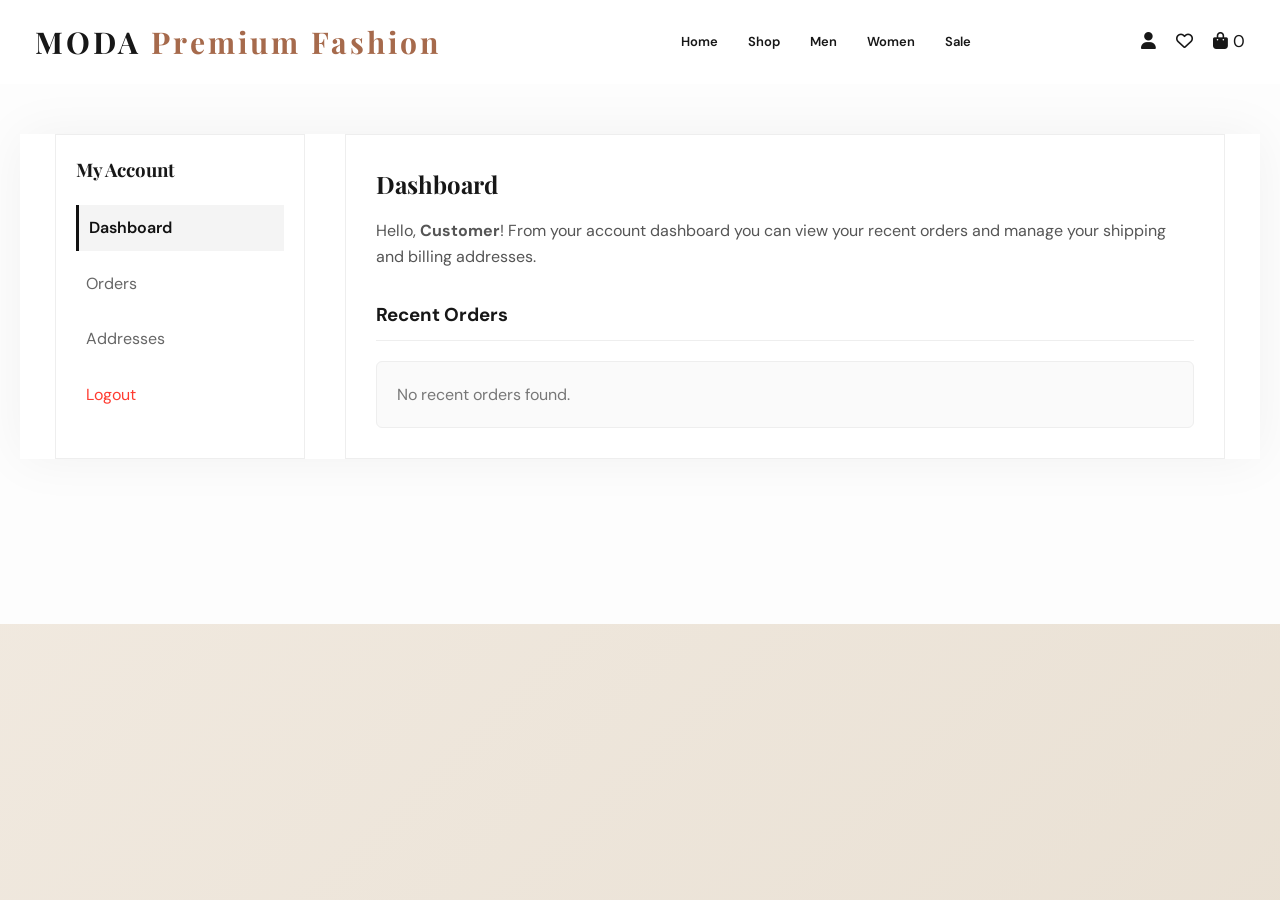
<file: account.html>
<!DOCTYPE html>
<html lang="en">
<head>
    <meta charset="UTF-8">
    <meta name="viewport" content="width=device-width, initial-scale=1.0">
    <title>My Account | MODA</title>
    <link href="https://fonts.googleapis.com/css2?family=DM+Sans:wght@400;500;600;700&family=Playfair+Display:wght@500;600;700&display=swap" rel="stylesheet">
    <link rel="stylesheet" href="https://cdnjs.cloudflare.com/ajax/libs/font-awesome/6.5.2/css/all.min.css">
    <link rel="stylesheet" href="style.css">
</head>
<body>

    <!-- HEADER -->
    <header class="header">
        <div class="header-container">
            <a href="index.html" class="logo">MODA <span>Premium Fashion</span></a>
            <nav class="desktop-nav">
                <a href="index.html">Home</a>
                <a href="shop.html">Shop</a>
                <a href="shop.html?category=men">Men</a>
                <a href="shop.html?category=women">Women</a>
                <a href="shop.html?sale=true">Sale</a>
            </nav>
            <div class="header-actions">
                <a href="account.html" class="header-icon"><i class="fa-solid fa-user"></i></a>
                <a href="wishlist.html" class="header-icon"><i class="fa-regular fa-heart"></i></a>
                <a href="cart.html" class="header-icon cart-icon">
                    <i class="fa-solid fa-bag-shopping"></i>
                    <span class="cart-count">0</span>
                </a>
            </div>
        </div>
    </header>

    <!-- ACCOUNT CONTENT -->
    <main style="min-height: 60vh; padding: 50px 20px; background: #fdfdfd;">
        <div class="container" style="display: flex; gap: 40px; flex-wrap: wrap;">
            
            <!-- Sidebar -->
            <aside style="width: 250px; background: #fff; border: 1px solid #eee; padding: 20px;">
                <h3 style="margin-bottom: 20px; font-family: 'Playfair Display', serif;">My Account</h3>
                <ul style="list-style: none; padding: 0; margin: 0;">
                    <li style="margin-bottom: 10px;"><a href="#" style="text-decoration: none; color: #111; font-weight: 600; display: block; padding: 10px; background: #f4f4f4; border-left: 3px solid #111;">Dashboard</a></li>
                    <li style="margin-bottom: 10px;"><a href="#" style="text-decoration: none; color: #666; display: block; padding: 10px;">Orders</a></li>
                    <li style="margin-bottom: 10px;"><a href="#" style="text-decoration: none; color: #666; display: block; padding: 10px;">Addresses</a></li>
                    <li><a href="index.html" style="text-decoration: none; color: #ff3b30; display: block; padding: 10px;">Logout</a></li>
                </ul>
            </aside>

            <!-- Dashboard Info -->
            <section style="flex: 1; background: #fff; border: 1px solid #eee; padding: 30px;">
                <h2 style="font-family: 'Playfair Display', serif; margin-bottom: 15px;">Dashboard</h2>
                <p style="color: #555; margin-bottom: 30px;">Hello, <strong>Customer</strong>! From your account dashboard you can view your recent orders and manage your shipping and billing addresses.</p>

                <h3 style="border-bottom: 1px solid #eee; padding-bottom: 10px; margin-bottom: 20px;">Recent Orders</h3>
                
                <div id="recentOrderContainer" style="background: #fafafa; padding: 20px; border-radius: 6px; border: 1px solid #eee;">
                    <p style="color: #777;">No recent orders found.</p>
                </div>
            </section>
        </div>
    </main>

    <script src="script.js"></script>
    <script>
        // Load last order if available
        document.addEventListener("DOMContentLoaded", function() {
            const lastOrder = JSON.parse(localStorage.getItem("modaLastOrder"));
            const orderContainer = document.getElementById("recentOrderContainer");

            if(lastOrder) {
                let orderHTML = `
                    <div style="display: flex; justify-content: space-between; align-items: center;">
                        <div>
                            <strong style="color: #111; font-size: 16px;">Order #${lastOrder.orderNumber}</strong>
                            <p style="color: #666; font-size: 14px; margin-top: 5px;">Placed on: ${new Date(lastOrder.date).toLocaleDateString()}</p>
                            <p style="color: #666; font-size: 14px; margin-top: 5px;">Status: <span style="color: green; font-weight: 600;">Processing</span></p>
                        </div>
                        <div style="text-align: right;">
                            <strong style="font-size: 18px; color: #111;">৳${lastOrder.total.toLocaleString()}</strong>
                            <p style="font-size: 13px; color: #666; margin-top: 5px;">via ${lastOrder.paymentMethod}</p>
                        </div>
                    </div>
                `;
                orderContainer.innerHTML = orderHTML;
            }
        });
    </script>
</body>
</html>
</file>
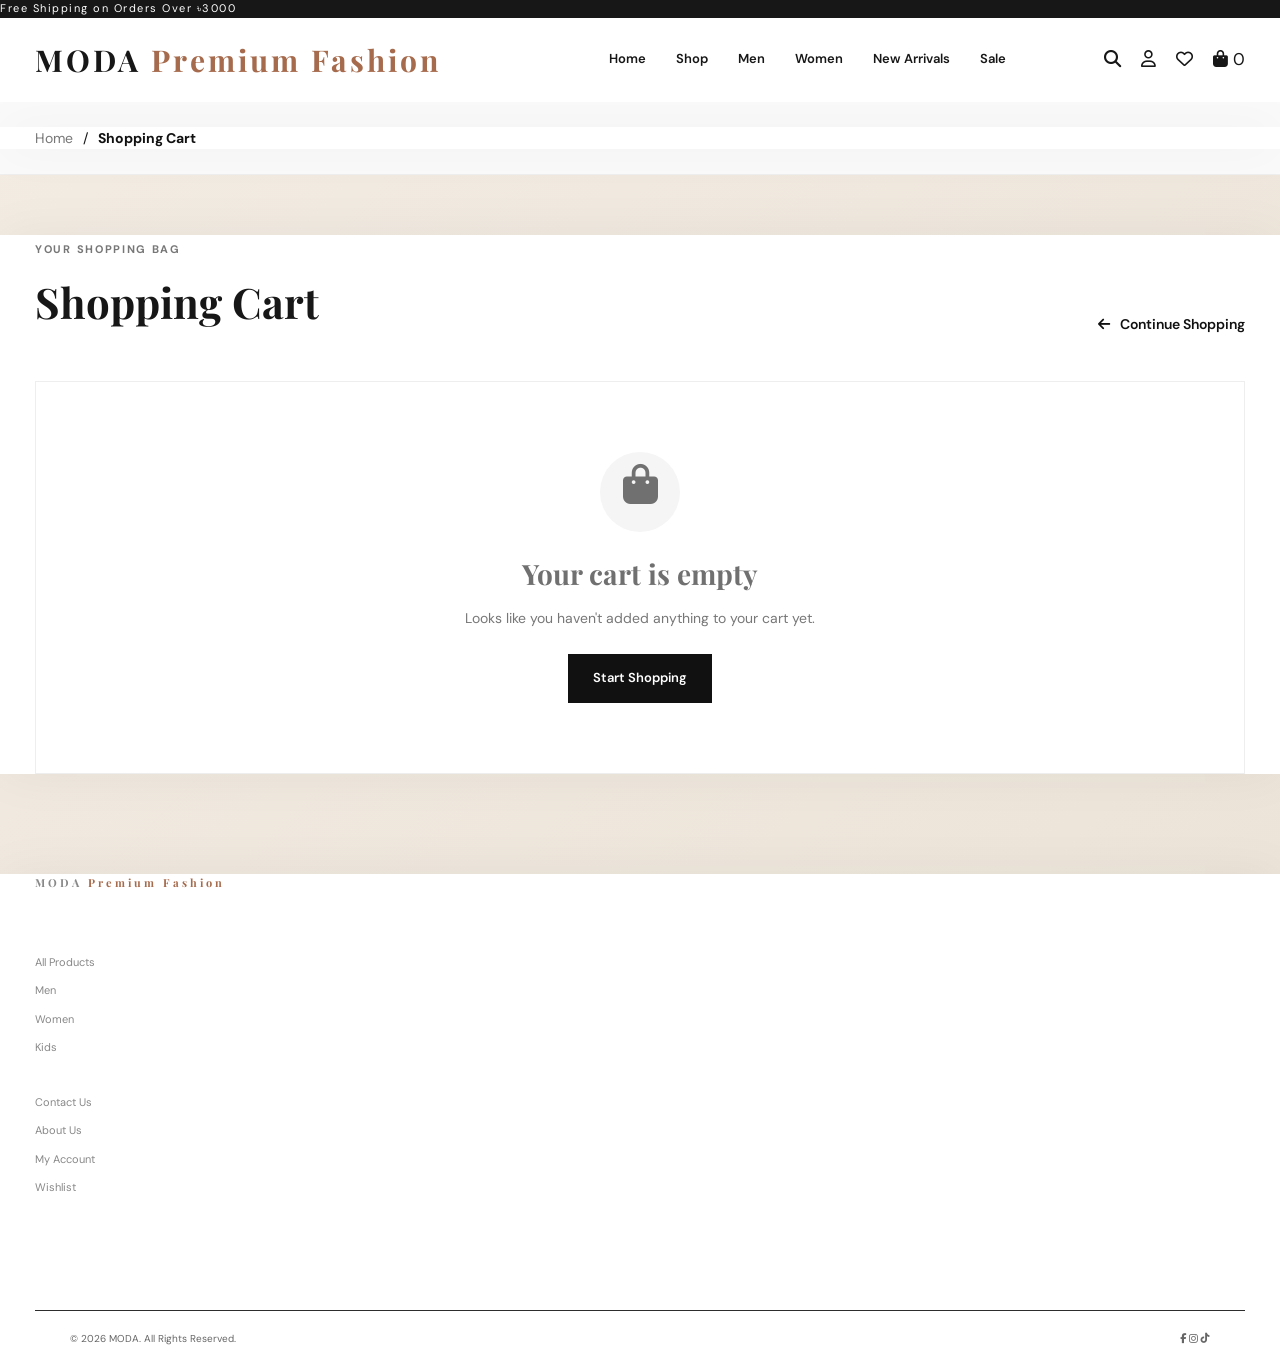
<file: cart.html>
<!DOCTYPE html>
<html lang="en">
<head>
    <meta charset="UTF-8">
    <meta name="viewport" content="width=device-width, initial-scale=1.0">

    <title>Shopping Cart | MODA</title>

    <link rel="preconnect" href="https://fonts.googleapis.com">
    <link rel="preconnect" href="https://fonts.gstatic.com" crossorigin>

    <link href="https://fonts.googleapis.com/css2?family=DM+Sans:wght@400;500;600;700&family=Playfair+Display:wght@500;600;700&display=swap" rel="stylesheet">

    <link rel="stylesheet"
          href="https://cdnjs.cloudflare.com/ajax/libs/font-awesome/6.5.2/css/all.min.css">

    <link rel="stylesheet" href="style.css">
</head>

<body>

    <!-- ================= ANNOUNCEMENT ================= -->

    <div class="announcement-bar">
        Free Shipping on Orders Over ৳3000
    </div>


    <!-- ================= HEADER ================= -->

    <header class="header">

        <div class="header-container">

            <a href="index.html" class="logo">
                MODA
                <span>Premium Fashion</span>
            </a>


            <nav class="desktop-nav">

                <a href="index.html">Home</a>

                <a href="shop.html">Shop</a>

                <a href="shop.html?category=men">Men</a>

                <a href="shop.html?category=women">Women</a>

                <a href="shop.html?sort=newest">New Arrivals</a>

                <a href="shop.html?sale=true">Sale</a>

            </nav>


            <div class="header-actions">

                <button class="header-icon" id="cartSearchToggle">
                    <i class="fa-solid fa-magnifying-glass"></i>
                </button>

                <a href="account.html" class="header-icon">
                    <i class="fa-regular fa-user"></i>
                </a>

                <a href="wishlist.html" class="header-icon">
                    <i class="fa-regular fa-heart"></i>
                </a>

                <a href="cart.html" class="header-icon cart-icon">
                    <i class="fa-solid fa-bag-shopping"></i>
                    <span class="cart-count">0</span>
                </a>

                <button class="mobile-menu-btn" id="cartMobileMenuBtn">
                    <i class="fa-solid fa-bars"></i>
                </button>

            </div>

        </div>


        <!-- SEARCH -->

        <div class="search-area" id="cartSearchArea">

            <div class="search-wrapper">

                <input
                    type="text"
                    id="cartGlobalSearch"
                    placeholder="Search products..."
                >

                <button id="cartGlobalSearchBtn">
                    <i class="fa-solid fa-magnifying-glass"></i>
                </button>

            </div>

        </div>


        <!-- MOBILE NAV -->

        <nav class="mobile-nav" id="cartMobileNav">

            <a href="index.html">Home</a>
            <a href="shop.html">Shop</a>
            <a href="shop.html?category=men">Men</a>
            <a href="shop.html?category=women">Women</a>
            <a href="shop.html?sort=newest">New Arrivals</a>
            <a href="shop.html?sale=true">Sale</a>

        </nav>

    </header>


    <!-- ================= BREADCRUMB ================= -->

    <section class="cart-breadcrumb">

        <div class="container">

            <a href="index.html">Home</a>

            <span>/</span>

            <strong>Shopping Cart</strong>

        </div>

    </section>


    <!-- ================= CART PAGE ================= -->

    <main class="cart-page">

        <div class="container">


            <div class="cart-page-heading">

                <div>

                    <span class="cart-eyebrow">
                        YOUR SHOPPING BAG
                    </span>

                    <h1>Shopping Cart</h1>

                </div>

                <a href="shop.html" class="continue-shopping">
                    <i class="fa-solid fa-arrow-left"></i>
                    Continue Shopping
                </a>

            </div>


            <!-- ================= EMPTY CART ================= -->

            <div class="empty-cart" id="emptyCart">

                <div class="empty-cart-icon">
                    <i class="fa-solid fa-bag-shopping"></i>
                </div>

                <h2>Your cart is empty</h2>

                <p>
                    Looks like you haven't added anything to your cart yet.
                </p>

                <a href="shop.html" class="shop-empty-btn">
                    Start Shopping
                </a>

            </div>


            <!-- ================= CART CONTENT ================= -->

            <div class="cart-layout" id="cartLayout">


                <!-- LEFT SIDE -->

                <div class="cart-products-area">

                    <div class="cart-table-heading">

                        <span>Product</span>

                        <span>Price</span>

                        <span>Quantity</span>

                        <span>Total</span>

                    </div>


                    <div id="cartItems"></div>


                    <!-- CART ACTIONS -->

                    <div class="cart-actions-row">

                        <button
                            class="clear-cart-btn"
                            id="clearCartBtn"
                        >
                            <i class="fa-regular fa-trash-can"></i>
                            Clear Cart
                        </button>

                        <a
                            href="shop.html"
                            class="continue-shopping-bottom"
                        >
                            Continue Shopping
                        </a>

                    </div>


                    <!-- TRUST BOX -->

                    <div class="cart-trust-box">

                        <div>

                            <i class="fa-solid fa-shield-halved"></i>

                            <div>

                                <strong>Secure Shopping</strong>

                                <p>
                                    Your information is protected.
                                </p>

                            </div>

                        </div>


                        <div>

                            <i class="fa-solid fa-truck"></i>

                            <div>

                                <strong>Fast Delivery</strong>

                                <p>
                                    Delivery within 2–5 business days.
                                </p>

                            </div>

                        </div>


                        <div>

                            <i class="fa-solid fa-rotate-left"></i>

                            <div>

                                <strong>Easy Returns</strong>

                                <p>
                                    7 days return & exchange.
                                </p>

                            </div>

                        </div>

                    </div>

                </div>


                <!-- RIGHT SIDE -->

                <aside class="cart-summary">

                    <h2>Order Summary</h2>


                    <div class="summary-row">

                        <span>
                            Subtotal
                        </span>

                        <strong id="cartSubtotal">
                            ৳0
                        </strong>

                    </div>


                    <div class="summary-row">

                        <span>
                            Shipping
                        </span>

                        <strong id="cartShipping">
                            ৳0
                        </strong>

                    </div>


                    <div class="summary-row discount-summary">

                        <span>
                            Discount
                        </span>

                        <strong id="cartDiscount">
                            - ৳0
                        </strong>

                    </div>


                    <!-- COUPON -->

                    <div class="coupon-box">

                        <label>
                            Have a coupon?
                        </label>

                        <div class="coupon-input-row">

                            <input
                                type="text"
                                id="couponInput"
                                placeholder="Coupon code"
                            >

                            <button id="applyCouponBtn">
                                Apply
                            </button>

                        </div>

                        <small id="couponMessage"></small>

                    </div>


                    <div class="summary-divider"></div>


                    <div class="summary-total">

                        <span>
                            Total
                        </span>

                        <strong id="cartTotal">
                            ৳0
                        </strong>

                    </div>


                    <button
                        class="checkout-btn"
                        id="checkoutBtn"
                    >

                        Proceed to Checkout

                        <i class="fa-solid fa-arrow-right"></i>

                    </button>


                    <div class="payment-note">

                        <i class="fa-solid fa-lock"></i>

                        Secure checkout with trusted payment methods.

                    </div>


                    <div class="payment-methods">

                        <span>bKash</span>
                        <span>Nagad</span>
                        <span>COD</span>

                    </div>

                </aside>

            </div>

        </div>

    </main>


    <!-- ================= TOAST ================= -->

    <div class="cart-toast" id="cartToast">
        Cart updated successfully.
    </div>


    <!-- ================= FOOTER ================= -->

    <footer class="footer">

        <div class="container">

            <div class="footer-grid">


                <div class="footer-column">

                    <a href="index.html" class="logo">
                        MODA
                        <span>Premium Fashion</span>
                    </a>

                    <p>
                        Modern fashion for modern lifestyles.
                        Discover premium clothing designed for
                        confidence and comfort.
                    </p>

                </div>


                <div class="footer-column">

                    <h4>Shop</h4>

                    <a href="shop.html">All Products</a>
                    <a href="shop.html?category=men">Men</a>
                    <a href="shop.html?category=women">Women</a>
                    <a href="shop.html?category=kids">Kids</a>

                </div>


                <div class="footer-column">

                    <h4>Help</h4>

                    <a href="contact.html">Contact Us</a>
                    <a href="about.html">About Us</a>
                    <a href="account.html">My Account</a>
                    <a href="wishlist.html">Wishlist</a>

                </div>


                <div class="footer-column">

                    <h4>Contact</h4>

                    <p>
                        <i class="fa-solid fa-location-dot"></i>
                        Dhaka, Bangladesh
                    </p>

                    <p>
                        <i class="fa-solid fa-phone"></i>
                        +880 1XXXXXXXXX
                    </p>

                    <p>
                        <i class="fa-solid fa-envelope"></i>
                        support@moda.com
                    </p>

                </div>

            </div>


            <div class="footer-bottom">

                <p>
                    © 2026 MODA. All Rights Reserved.
                </p>

                <div>

                    <a href="#">
                        <i class="fa-brands fa-facebook-f"></i>
                    </a>

                    <a href="#">
                        <i class="fa-brands fa-instagram"></i>
                    </a>

                    <a href="#">
                        <i class="fa-brands fa-tiktok"></i>
                    </a>

                </div>

            </div>

        </div>

    </footer>


    <script src="script.js"></script>

</body>
</html>
</file>
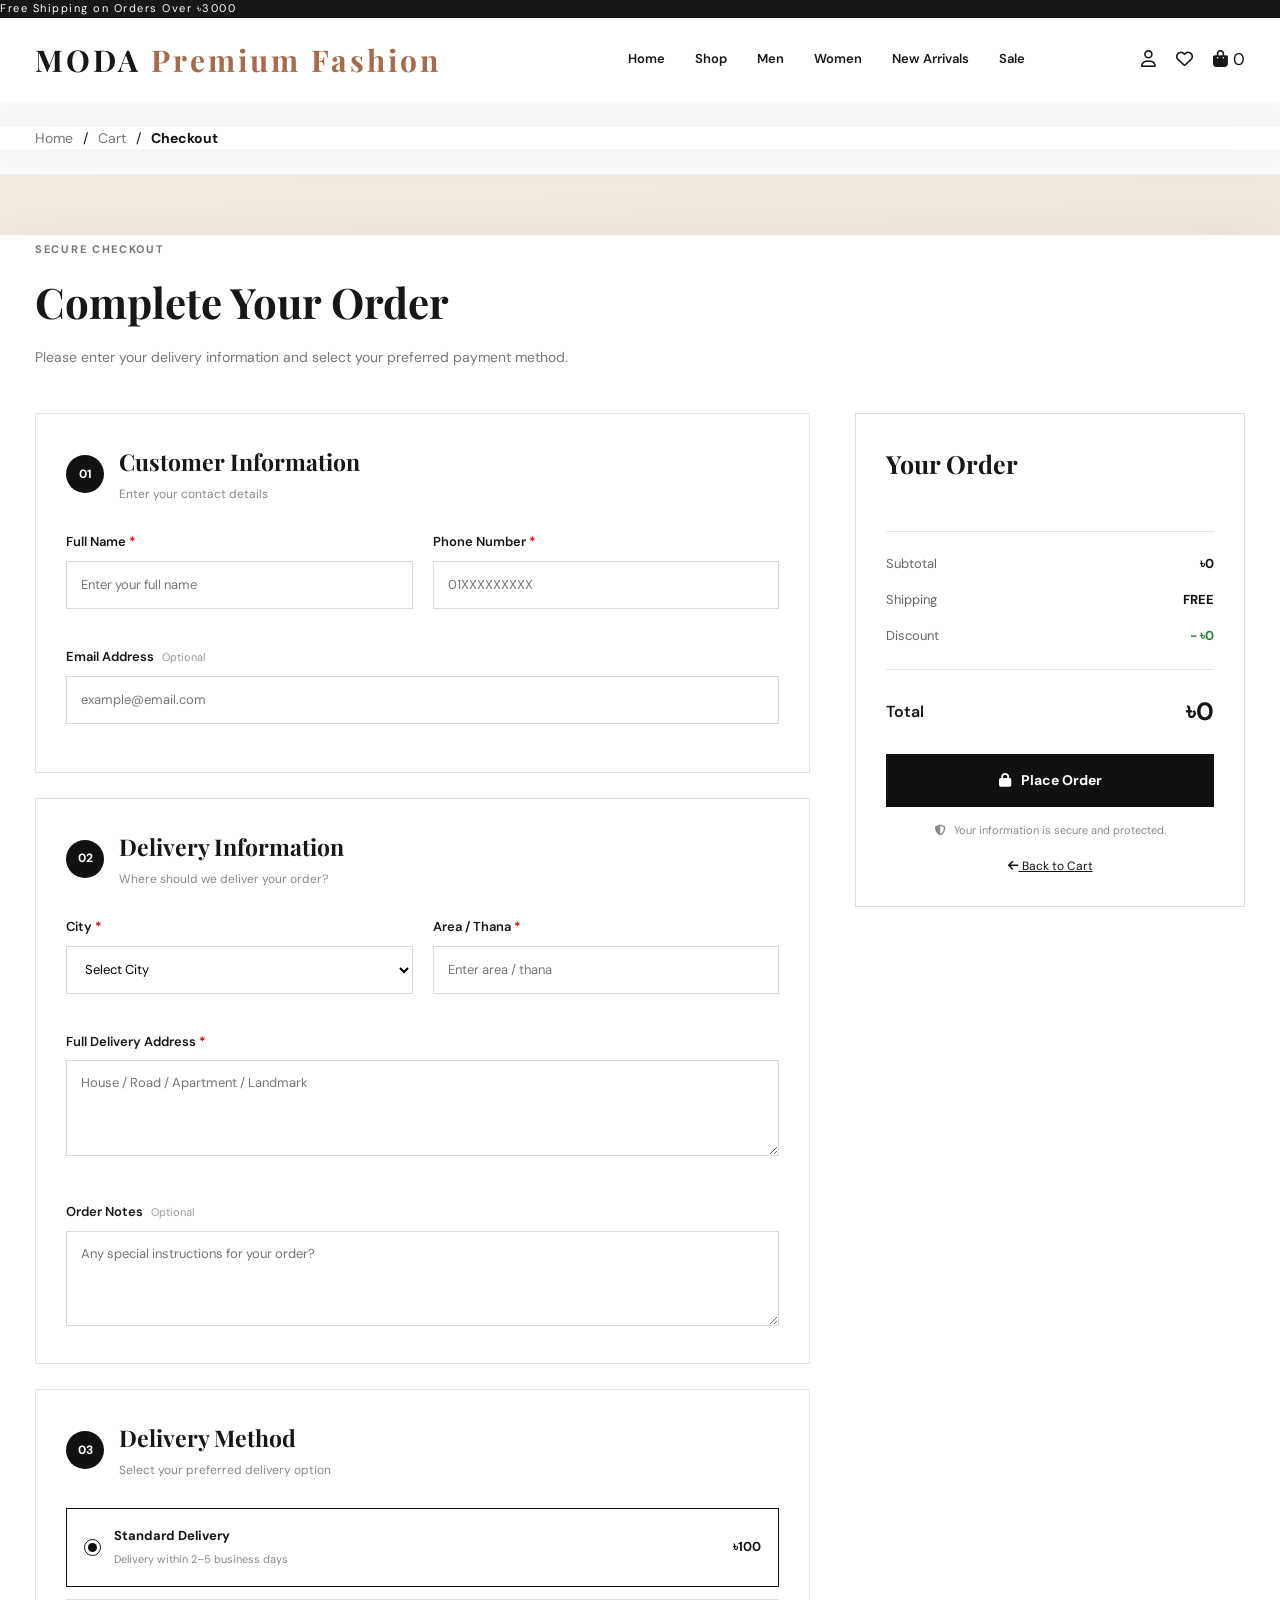
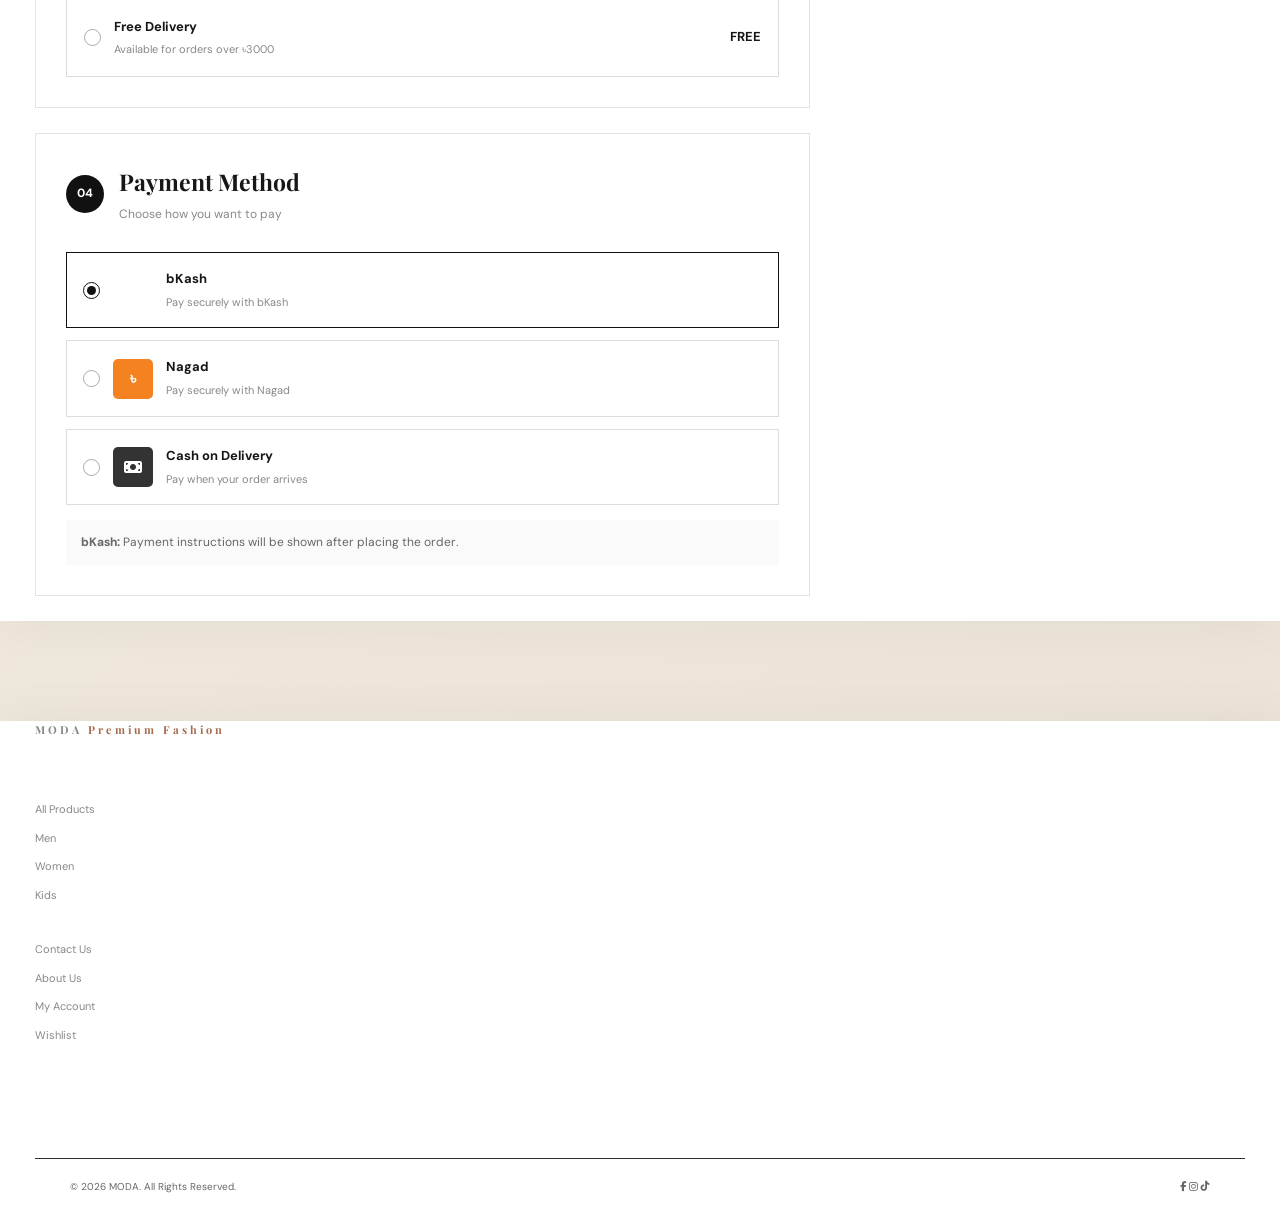
<file: checkout.html>
<!DOCTYPE html>
<html lang="en">
<head>
    <meta charset="UTF-8">
    <meta name="viewport" content="width=device-width, initial-scale=1.0">
    <title>Checkout | MODA</title>
    <link rel="preconnect" href="https://fonts.googleapis.com">
    <link rel="preconnect" href="https://fonts.gstatic.com" crossorigin>
    <link href="https://fonts.googleapis.com/css2?family=DM+Sans:wght@400;500;600;700&family=Playfair+Display:wght@500;600;700&display=swap" rel="stylesheet">
    <link rel="stylesheet" href="https://cdnjs.cloudflare.com/ajax/libs/font-awesome/6.5.2/css/all.min.css">
    <link rel="stylesheet" href="style.css">
</head>
<body>

    <div class="announcement-bar">
        Free Shipping on Orders Over ৳3000
    </div>

    <header class="header">
        <div class="header-container">
            <a href="index.html" class="logo">
                MODA
                <span>Premium Fashion</span>
            </a>

            <nav class="desktop-nav">
                <a href="index.html">Home</a>
                <a href="shop.html">Shop</a>
                <a href="shop.html?category=men">Men</a>
                <a href="shop.html?category=women">Women</a>
                <a href="shop.html?sort=newest">New Arrivals</a>
                <a href="shop.html?sale=true">Sale</a>
            </nav>

            <div class="header-actions">
                <a href="account.html" class="header-icon"><i class="fa-regular fa-user"></i></a>
                <a href="wishlist.html" class="header-icon"><i class="fa-regular fa-heart"></i></a>
                <a href="cart.html" class="header-icon cart-icon">
                    <i class="fa-solid fa-bag-shopping"></i>
                    <span class="cart-count">0</span>
                </a>
                <button class="mobile-menu-btn" id="mobileMenuBtn">
                    <i class="fa-solid fa-bars"></i>
                </button>
            </div>
        </div>

        <nav class="mobile-nav" id="mobileNav">
            <a href="index.html">Home</a>
            <a href="shop.html">Shop</a>
            <a href="shop.html?category=men">Men</a>
            <a href="shop.html?category=women">Women</a>
            <a href="shop.html?sort=newest">New Arrivals</a>
            <a href="shop.html?sale=true">Sale</a>
        </nav>
    </header>

    <section class="checkout-breadcrumb">
        <div class="container">
            <a href="index.html">Home</a>
            <span>/</span>
            <a href="cart.html">Cart</a>
            <span>/</span>
            <strong>Checkout</strong>
        </div>
    </section>

    <main class="checkout-page">
        <div class="container">
            <div class="checkout-heading">
                <span>SECURE CHECKOUT</span>
                <h1>Complete Your Order</h1>
                <p>Please enter your delivery information and select your preferred payment method.</p>
            </div>

            <form id="checkoutForm" class="checkout-layout">
                <div class="checkout-main">
                    <!-- CUSTOMER INFORMATION -->
                    <section class="checkout-card">
                        <div class="checkout-card-heading">
                            <div class="checkout-number">01</div>
                            <div>
                                <h2>Customer Information</h2>
                                <p>Enter your contact details</p>
                            </div>
                        </div>
                        <div class="checkout-form-grid">
                            <div class="checkout-field">
                                <label for="customerName">Full Name <span>*</span></label>
                                <input type="text" id="customerName" name="customerName" placeholder="Enter your full name" required>
                                <small class="field-error"></small>
                            </div>
                            <div class="checkout-field">
                                <label for="customerPhone">Phone Number <span>*</span></label>
                                <input type="tel" id="customerPhone" name="customerPhone" placeholder="01XXXXXXXXX" required>
                                <small class="field-error"></small>
                            </div>
                            <div class="checkout-field full-width">
                                <label for="customerEmail">Email Address <span class="optional">Optional</span></label>
                                <input type="email" id="customerEmail" name="customerEmail" placeholder="example@email.com">
                                <small class="field-error"></small>
                            </div>
                        </div>
                    </section>

                    <!-- DELIVERY INFORMATION -->
                    <section class="checkout-card">
                        <div class="checkout-card-heading">
                            <div class="checkout-number">02</div>
                            <div>
                                <h2>Delivery Information</h2>
                                <p>Where should we deliver your order?</p>
                            </div>
                        </div>
                        <div class="checkout-form-grid">
                            <div class="checkout-field">
                                <label for="city">City <span>*</span></label>
                                <select id="city" name="city" required>
                                    <option value="">Select City</option>
                                    <option value="Dhaka">Dhaka</option>
                                    <option value="Chattogram">Chattogram</option>
                                    <option value="Sylhet">Sylhet</option>
                                    <option value="Rajshahi">Rajshahi</option>
                                    <option value="Khulna">Khulna</option>
                                    <option value="Barishal">Barishal</option>
                                    <option value="Rangpur">Rangpur</option>
                                    <option value="Mymensingh">Mymensingh</option>
                                </select>
                                <small class="field-error"></small>
                            </div>
                            <div class="checkout-field">
                                <label for="area">Area / Thana <span>*</span></label>
                                <input type="text" id="area" name="area" placeholder="Enter area / thana" required>
                                <small class="field-error"></small>
                            </div>
                            <div class="checkout-field full-width">
                                <label for="address">Full Delivery Address <span>*</span></label>
                                <textarea id="address" name="address" rows="4" placeholder="House / Road / Apartment / Landmark" required></textarea>
                                <small class="field-error"></small>
                            </div>
                            <div class="checkout-field full-width">
                                <label for="orderNotes">Order Notes <span class="optional">Optional</span></label>
                                <textarea id="orderNotes" name="orderNotes" rows="3" placeholder="Any special instructions for your order?"></textarea>
                            </div>
                        </div>
                    </section>

                    <!-- DELIVERY METHOD -->
                    <section class="checkout-card">
                        <div class="checkout-card-heading">
                            <div class="checkout-number">03</div>
                            <div>
                                <h2>Delivery Method</h2>
                                <p>Select your preferred delivery option</p>
                            </div>
                        </div>
                        <div class="delivery-methods">
                            <label class="delivery-option active">
                                <input type="radio" name="deliveryMethod" value="standard" checked>
                                <div class="delivery-radio"></div>
                                <div class="delivery-info">
                                    <strong>Standard Delivery</strong>
                                    <span>Delivery within 2–5 business days</span>
                                </div>
                                <strong class="delivery-price">৳100</strong>
                            </label>
                            <label class="delivery-option">
                                <input type="radio" name="deliveryMethod" value="free">
                                <div class="delivery-radio"></div>
                                <div class="delivery-info">
                                    <strong>Free Delivery</strong>
                                    <span>Available for orders over ৳3000</span>
                                </div>
                                <strong class="delivery-price">FREE</strong>
                            </label>
                        </div>
                    </section>

                    <!-- PAYMENT -->
                    <section class="checkout-card">
                        <div class="checkout-card-heading">
                            <div class="checkout-number">04</div>
                            <div>
                                <h2>Payment Method</h2>
                                <p>Choose how you want to pay</p>
                            </div>
                        </div>

                        <div class="payment-options">
                            <!-- BKASH -->
                            <label class="payment-option active">
                                <input type="radio" name="paymentMethod" value="bKash" checked>
                                <div class="payment-radio"></div>
                                <div class="payment-icon bKash-icon">৳</div>
                                <div>
                                    <strong>bKash</strong>
                                    <span>Pay securely with bKash</span>
                                </div>
                            </label>

                            <!-- NAGAD -->
                            <label class="payment-option">
                                <input type="radio" name="paymentMethod" value="Nagad">
                                <div class="payment-radio"></div>
                                <div class="payment-icon nagad-icon">৳</div>
                                <div>
                                    <strong>Nagad</strong>
                                    <span>Pay securely with Nagad</span>
                                </div>
                            </label>

                            <!-- COD -->
                            <label class="payment-option">
                                <input type="radio" name="paymentMethod" value="Cash on Delivery">
                                <div class="payment-radio"></div>
                                <div class="payment-icon cod-icon"><i class="fa-solid fa-money-bill"></i></div>
                                <div>
                                    <strong>Cash on Delivery</strong>
                                    <span>Pay when your order arrives</span>
                                </div>
                            </label>
                        </div>

                        <div class="mobile-payment-info" id="mobilePaymentInfo">
                            <p><strong>bKash:</strong> Payment instructions will be shown after placing the order.</p>
                        </div>
                    </section>
                </div>

                <!-- RIGHT -->
                <aside class="checkout-summary">
                    <div class="checkout-summary-inner">
                        <h2>Your Order</h2>
                        <div class="checkout-products" id="checkoutProducts"></div>
                        <div class="checkout-summary-divider"></div>
                        <div class="checkout-summary-row">
                            <span>Subtotal</span>
                            <strong id="checkoutSubtotal">৳0</strong>
                        </div>
                        <div class="checkout-summary-row">
                            <span>Shipping</span>
                            <strong id="checkoutShipping">৳0</strong>
                        </div>
                        <div class="checkout-summary-row discount-row">
                            <span>Discount</span>
                            <strong id="checkoutDiscount">- ৳0</strong>
                        </div>
                        <div class="checkout-summary-divider"></div>
                        <div class="checkout-total">
                            <span>Total</span>
                            <strong id="checkoutTotal">৳0</strong>
                        </div>
                        <button type="submit" class="place-order-btn" id="placeOrderBtn">
                            <i class="fa-solid fa-lock"></i> Place Order
                        </button>
                        <div class="checkout-secure-note">
                            <i class="fa-solid fa-shield-halved"></i> Your information is secure and protected.
                        </div>
                        <a href="cart.html" class="back-to-cart">
                            <i class="fa-solid fa-arrow-left"></i> Back to Cart
                        </a>
                    </div>
                </aside>
            </form>
        </div>
    </main>

    <div class="checkout-toast" id="checkoutToast">
        Please complete all required fields.
    </div>

    <footer class="footer">
        <div class="container">
            <div class="footer-grid">
                <div class="footer-column">
                    <a href="index.html" class="logo">MODA <span>Premium Fashion</span></a>
                    <p>Modern fashion for modern lifestyles. Discover premium clothing designed for confidence and comfort.</p>
                </div>
                <div class="footer-column">
                    <h4>Shop</h4>
                    <a href="shop.html">All Products</a>
                    <a href="shop.html?category=men">Men</a>
                    <a href="shop.html?category=women">Women</a>
                    <a href="shop.html?category=kids">Kids</a>
                </div>
                <div class="footer-column">
                    <h4>Help</h4>
                    <a href="contact.html">Contact Us</a>
                    <a href="about.html">About Us</a>
                    <a href="account.html">My Account</a>
                    <a href="wishlist.html">Wishlist</a>
                </div>
                <div class="footer-column">
                    <h4>Contact</h4>
                    <p><i class="fa-solid fa-location-dot"></i> Dhaka, Bangladesh</p>
                    <p><i class="fa-solid fa-phone"></i> +880 1XXXXXXXXX</p>
                    <p><i class="fa-solid fa-envelope"></i> support@moda.com</p>
                </div>
            </div>
            <div class="footer-bottom">
                <p>© 2026 MODA. All Rights Reserved.</p>
                <div>
                    <a href="#"><i class="fa-brands fa-facebook-f"></i></a>
                    <a href="#"><i class="fa-brands fa-instagram"></i></a>
                    <a href="#"><i class="fa-brands fa-tiktok"></i></a>
                </div>
            </div>
        </div>
    </footer>

    <script src="script.js"></script>
</body>
</html>
</file>
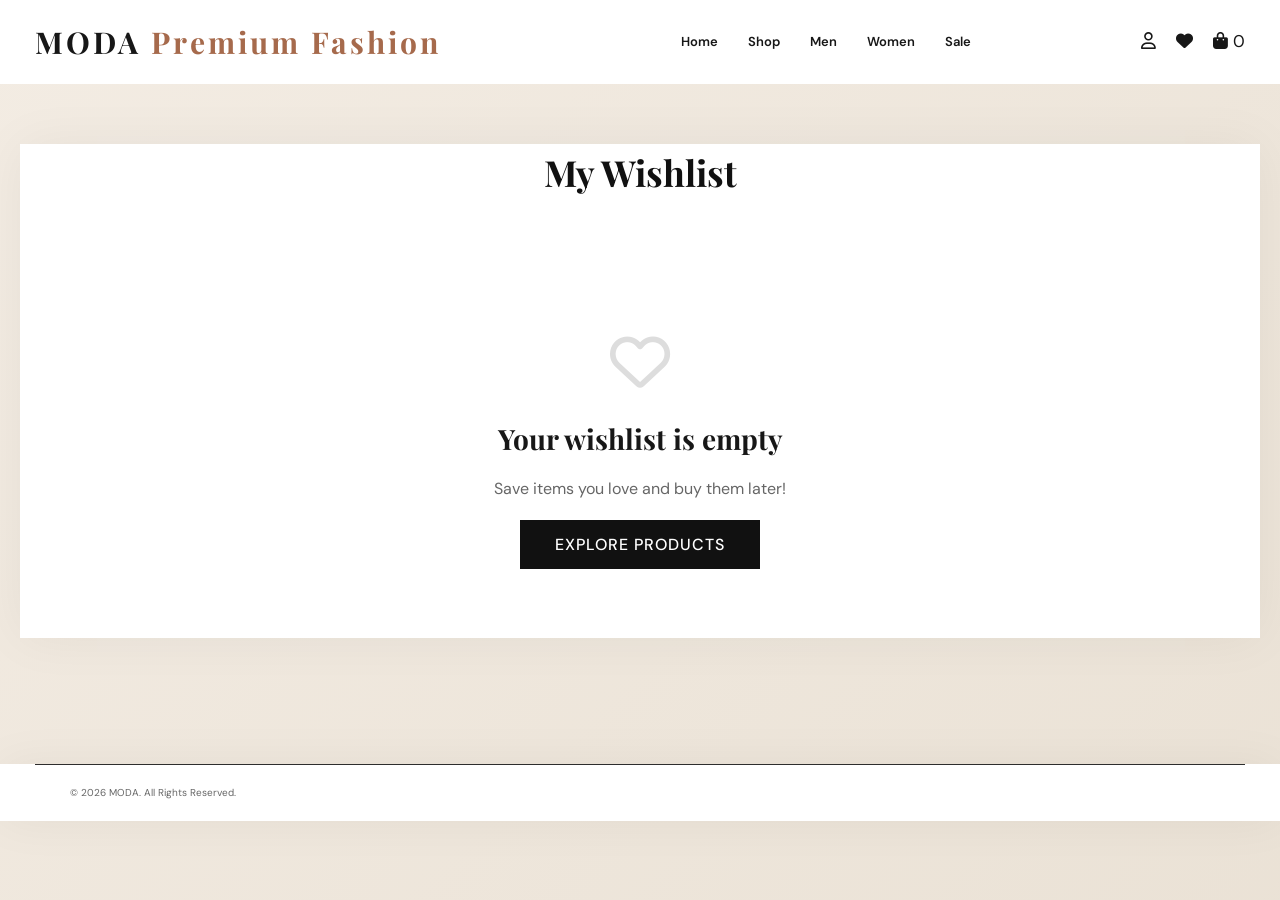
<file: wishlist.html>
<!DOCTYPE html>
<html lang="en">
<head>
    <meta charset="UTF-8">
    <meta name="viewport" content="width=device-width, initial-scale=1.0">
    <title>My Wishlist | MODA</title>
    <link href="https://fonts.googleapis.com/css2?family=DM+Sans:wght@400;500;600;700&family=Playfair+Display:wght@500;600;700&display=swap" rel="stylesheet">
    <link rel="stylesheet" href="https://cdnjs.cloudflare.com/ajax/libs/font-awesome/6.5.2/css/all.min.css">
    <link rel="stylesheet" href="style.css">
</head>
<body style="background-color: #fcfcfc;">

    <!-- HEADER -->
    <header class="header">
        <div class="header-container">
            <a href="index.html" class="logo">MODA <span>Premium Fashion</span></a>
            <nav class="desktop-nav">
                <a href="index.html">Home</a>
                <a href="shop.html">Shop</a>
                <a href="shop.html?category=men">Men</a>
                <a href="shop.html?category=women">Women</a>
                <a href="shop.html?sale=true">Sale</a>
            </nav>
            <div class="header-actions">
                <a href="account.html" class="header-icon"><i class="fa-regular fa-user"></i></a>
                <a href="wishlist.html" class="header-icon active-nav"><i class="fa-solid fa-heart"></i></a>
                <a href="cart.html" class="header-icon cart-icon">
                    <i class="fa-solid fa-bag-shopping"></i>
                    <span class="cart-count">0</span>
                </a>
            </div>
        </div>
    </header>

    <!-- WISHLIST CONTENT -->
    <main style="min-height: 70vh; padding: 60px 20px;">
        <div class="container">
            <h1 style="text-align: center; margin-bottom: 50px; font-family: 'Playfair Display', serif; font-size: 36px; color: #111;">My Wishlist</h1>
            
            <!-- Wishlist Grid -->
            <div id="wishlistGrid" style="display: grid; grid-template-columns: repeat(auto-fill, minmax(280px, 1fr)); gap: 30px;">
                <!-- Wishlist items will load here -->
            </div>

            <!-- Empty Wishlist Message -->
            <div id="emptyWishlist" style="display: none; text-align: center; padding: 80px 0;">
                <i class="fa-regular fa-heart" style="font-size: 60px; color: #ddd; margin-bottom: 25px;"></i>
                <h2 style="font-size: 28px; margin-bottom: 15px; font-family: 'Playfair Display', serif;">Your wishlist is empty</h2>
                <p style="color: #666; margin-bottom: 30px; font-size: 16px;">Save items you love and buy them later!</p>
                <a href="shop.html" style="background: #111; color: #fff; padding: 14px 35px; text-decoration: none; font-weight: 500; text-transform: uppercase; letter-spacing: 1px;">Explore Products</a>
            </div>
        </div>
    </main>

    <!-- FOOTER -->
    <footer class="footer" style="margin-top: 50px;">
        <div class="container">
            <div class="footer-bottom">
                <p>© 2026 MODA. All Rights Reserved.</p>
            </div>
        </div>
    </footer>

    <script src="script.js"></script>
    <script>
        document.addEventListener("DOMContentLoaded", function() {
            const wlArray = JSON.parse(localStorage.getItem("modaWishlist")) || [];
            const grid = document.getElementById("wishlistGrid");
            const empty = document.getElementById("emptyWishlist");

            // আপনার সম্পূর্ণ ৬০টি প্রোডাক্টের অরিজিনাল ডেটাবেস
            const products = [
                /* ================= MEN ================= */
                { id: "men-01", name: "Classic Cotton T-Shirt", price: 1290, image: "https://images.unsplash.com/photo-1521572163474-6864f9cf17ab?auto=format&fit=crop&w=800&q=85" },
                { id: "men-02", name: "Premium Denim Jacket", price: 2990, image: "https://images.unsplash.com/photo-1551028719-00167b16eac5?auto=format&fit=crop&w=800&q=85" },
                { id: "men-03", name: "Relaxed Fit Linen Shirt", price: 1890, image: "https://images.unsplash.com/photo-1602810318383-e386cc2a3ccf?auto=format&fit=crop&w=800&q=85" },
                { id: "men-04", name: "Oversized Essential Tee", price: 1490, image: "https://images.unsplash.com/photo-1627225924765-552d49cf47ad?auto=format&fit=crop&w=800&q=85" },
                { id: "men-05", name: "Premium Casual Shirt", price: 2290, image: "https://images.unsplash.com/photo-1603252110481-7ba873bf42ab?auto=format&fit=crop&w=800&q=85" },
                { id: "men-06", name: "Classic Polo Shirt", price: 1690, image: "https://images.unsplash.com/photo-1581655353564-df123a1eb820?auto=format&fit=crop&w=800&q=85" },
                { id: "men-07", name: "Premium Oxford Shirt", price: 2490, image: "https://images.unsplash.com/photo-1596755094514-f87e34085b2c?auto=format&fit=crop&w=800&q=85" },
                { id: "men-08", name: "Slim Fit Jeans", price: 2790, image: "https://images.unsplash.com/photo-1542272604-787c3835535d?auto=format&fit=crop&w=800&q=85" },
                { id: "men-09", name: "Relaxed Cargo Pants", price: 2390, image: "https://images.unsplash.com/photo-1624378439575-d8705ad7ae80?auto=format&fit=crop&w=800&q=85" },
                { id: "men-10", name: "Premium Chino Pants", price: 2590, image: "https://images.unsplash.com/photo-1473966968600-fa801b869a1a?auto=format&fit=crop&w=800&q=85" },
                { id: "men-11", name: "Classic Panjabi", price: 2190, image: "https://images.unsplash.com/photo-1594938298603-c8148c4dae35?auto=format&fit=crop&w=800&q=85" },
                { id: "men-12", name: "Premium Embroidered Panjabi", price: 3490, image: "https://images.unsplash.com/photo-1610652492500-ded49ceeb378?auto=format&fit=crop&w=800&q=85" },
                { id: "men-13", name: "Formal Suit Jacket", price: 4500, image: "https://images.unsplash.com/photo-1593030761757-71fae45fa0e7?auto=format&fit=crop&w=800&q=85" },
                { id: "men-14", name: "Summer Shorts", price: 990, image: "https://images.unsplash.com/photo-1591195853828-11db59a44f6b?auto=format&fit=crop&w=800&q=85" },
                { id: "men-15", name: "Cotton Sweatpants", price: 1390, image: "https://images.unsplash.com/photo-1584865288642-42078afe6942?auto=format&fit=crop&w=800&q=85" },

                /* ================= WOMEN ================= */
                { id: "women-01", name: "Elegant Abaya", price: 2990, image: "images/Elegant Abaya.jpg" },
                { id: "women-02", name: "Premium Embroidered Abaya", price: 3990, image: "images/Premium Embroidered Abaya.jpg" },
                { id: "women-03", name: "Modest Maxi Dress", price: 2790, image: "images/Modest Maxi Dress.jpg" },
                { id: "women-04", name: "Floral Islamic Kaftan", price: 3190, image: "images/Floral Islamic Kaftan.jpg" },
                { id: "women-05", name: "Premium Chiffon Hijab", price: 690, image: "images/Premium Chiffon Hijab.jpg" },
                { id: "women-06", name: "Jilbab with Matching Hijab", price: 2490, image: "images/Jilbab with Matching Hijab.jpg" },
                { id: "women-07", name: "Two-Piece Modest Co-ord Set", price: 2890, image: "images/Two-Piece Modest Co-ord Set.jpg" },
                { id: "women-08", name: "Embroidered Long Kurti Set", price: 2690, image: "images/Embroidered Long Kurti Set.jpg" },
                { id: "women-09", name: "Soft Silk Hijab", price: 890, image: "images/Soft Silk Hijab.jpg" },
                { id: "women-10", name: "Casual Tunic Top", price: 1890, image: "images/Casual Tunic Top.jpg" },
                { id: "women-11", name: "Formal Wide Leg Pants", price: 1590, image: "images/Formal Wide Leg Pants.jpg" },
                { id: "women-12", name: "Printed Summer Dress", price: 2290, image: "https://images.unsplash.com/photo-1572804013309-59a88b7e92f1?auto=format&fit=crop&w=800&q=85" },
                { id: "women-13", name: "Satin Evening Gown", price: 4590, image: "https://images.unsplash.com/photo-1566174053879-31528523f8ae?auto=format&fit=crop&w=800&q=85" },
                { id: "women-14", name: "Classic Trench Coat", price: 3490, image: "https://images.unsplash.com/photo-1551488831-00ddcb6c6bd3?auto=format&fit=crop&w=800&q=85" },
                { id: "women-15", name: "Daily Wear Salwar Suit", price: 2190, image: "images/Daily Wear Salwar Suit.jpg" },

                /* ================= KIDS ================= */
                { id: "kids-01", name: "Kids Casual Outfit", price: 990, image: "https://images.unsplash.com/photo-1519457431-44ccd64a579b?auto=format&fit=crop&w=800&q=85" },
                { id: "kids-02", name: "Kids Premium T-Shirt", price: 790, image: "images/Kids Premium T-Shirt.jpg" },
                { id: "kids-03", name: "Kids Traditional Panjabi", price: 1490, image: "images/Kids Traditional Panjabi.jpg" },
                { id: "kids-04", name: "Kids Festive Dress", price: 1790, image: "https://images.unsplash.com/photo-1518831959646-742c3a14ebf7?auto=format&fit=crop&w=800&q=85" },
                { id: "kids-05", name: "Boys Denim Jeans", price: 1290, image: "https://images.unsplash.com/photo-1602810318383-e386cc2a3ccf?auto=format&fit=crop&w=800&q=85" },
                { id: "kids-06", name: "Girls Floral Frock", price: 1590, image: "images/Girls Floral Frock.jpg" },
                { id: "kids-07", name: "Kids Winter Hoodie", price: 1490, image: "images/Kids Winter Hoodie.jpg" },
                { id: "kids-08", name: "Toddler Nightwear", price: 890, image: "images/Toddler Nightwear.jpg" },
                { id: "kids-09", name: "Kid Boys Polo Shirt", price: 790, image: "https://images.unsplash.com/photo-1581655353564-df123a1eb820?auto=format&fit=crop&w=800&q=85" },
                { id: "kids-10", name: "Kid Girls Summer Top", price: 690, image: "images/kid Girls Summer Top.jpg" },
                { id: "kids-11", name: "Kids School Backpack", price: 1190, image: "https://images.unsplash.com/photo-1553062407-98eeb64c6a62?auto=format&fit=crop&w=800&q=85" },
                { id: "kids-12", name: "Kids Sports Shoes", price: 1890, image: "images/Kids Sports Shoes.jpg" },
                { id: "kids-13", name: "Baby Romper Suit", price: 590, image: "images/Baby Romper Suit.jpg" },
                { id: "kids-14", name: "Girls Ethnic Kurti", price: 1690, image: "https://images.unsplash.com/photo-1591369822096-ffd140ec948f?auto=format&fit=crop&w=800&q=85" },
                { id: "kids-15", name: "Kid Boys Cargo Shorts", price: 990, image: "images/Kid Boys Cargo Shorts.jpg" },

                /* ================= ACCESSORIES ================= */
                { id: "accessories-01", name: "Classic Fashion Bag", price: 1290, image: "https://images.unsplash.com/photo-1584917865442-de89df76afd3?auto=format&fit=crop&w=800&q=85" },
                { id: "accessories-02", name: "Minimal Sunglasses", price: 890, image: "https://images.unsplash.com/photo-1511499767150-a48a237f0083?auto=format&fit=crop&w=800&q=85" },
                { id: "accessories-03", name: "Premium Leather Wallet", price: 1190, image: "https://images.unsplash.com/photo-1627123424574-724758594e93?auto=format&fit=crop&w=800&q=85" },
                { id: "accessories-04", name: "Classic Leather Belt", price: 990, image: "https://images.unsplash.com/photo-1553062407-98eeb64c6a62?auto=format&fit=crop&w=800&q=85" },
                { id: "accessories-05", name: "Men's Classic Watch", price: 3490, image: "https://images.unsplash.com/photo-1524592094714-0f0654e20314?auto=format&fit=crop&w=800&q=85" },
                { id: "accessories-06", name: "Women's Pearl Necklace", price: 1590, image: "images/Women's Pearl Necklace.jpg" },
                { id: "accessories-07", name: "Unisex Canvas Cap", price: 490, image: "https://images.unsplash.com/photo-1588850561407-ed78c282e89b?auto=format&fit=crop&w=800&q=85" },
                { id: "accessories-08", name: "Leather Crossbody Bag", price: 2190, image: "https://images.unsplash.com/photo-1548036328-c9fa89d128fa?auto=format&fit=crop&w=800&q=85" },
                { id: "accessories-09", name: "Formal Silk Tie", price: 790, image: "images/Formal Silk Tie.jpg" },
                { id: "accessories-10", name: "Stylish Hairband Set", price: 390, image: "images/Stylish Hairband Set.jpg" },
                { id: "accessories-11", name: "Silver Bracelet", price: 1490, image: "https://images.unsplash.com/photo-1611591437281-460bfbe1220a?auto=format&fit=crop&w=800&q=85" },
                { id: "accessories-12", name: "Aviator Sunglasses", price: 1290, image: "https://images.unsplash.com/photo-1511499767150-a48a237f0083?auto=format&fit=crop&w=800&q=85" },
                { id: "accessories-13", name: "Travel Backpack", price: 2890, image: "images/Travel Backpack.jpg" },
                { id: "accessories-14", name: "Woolen Scarf", price: 690, image: "images/Woolen Scarf.jpg" },
                { id: "accessories-15", name: "Gold Plated Earrings", price: 890, image: "images/Gold Plated Earrings.jpg" }
            ];

            // ডাটাবেস থেকে প্রোডাক্ট খোঁজার ফাংশন
            function getProductDetails(id) {
                // প্রোডাক্ট আইডি অথবা নাম দিয়ে খুঁজবে
                let foundProduct = products.find(p => p.id === id || p.name === id);
                
                if (foundProduct) {
                    return { 
                        name: foundProduct.name, 
                        price: foundProduct.price.toLocaleString(), 
                        img: foundProduct.image 
                    };
                }
                
                // যদি কোনো প্রোডাক্ট ডিলিট হয়ে যায়, তখন এই ডিফল্ট ইমেজ দেখাবে
                return { 
                    name: id.replace("-", " ").toUpperCase(), 
                    price: "N/A", 
                    img: "https://images.unsplash.com/photo-1441984904996-e0b6ba687e04?auto=format&fit=crop&w=800&q=85" 
                };
            }

            if(wlArray.length === 0) {
                grid.style.display = "none";
                empty.style.display = "block";
            } else {
                wlArray.forEach(itemName => {
                    let product = getProductDetails(itemName);
                    
                    grid.innerHTML += `
                    <div style="background: #fff; border: 1px solid #eaeaea; border-radius: 8px; overflow: hidden; text-align: center; transition: all 0.3s ease; box-shadow: 0 4px 15px rgba(0,0,0,0.03);">
                        <div style="position: relative; height: 320px; overflow: hidden;">
                            <img src="${product.img}" alt="${product.name}" style="width: 100%; height: 100%; object-fit: cover; transition: transform 0.5s ease;">
                        </div>
                        <div style="padding: 25px 20px;">
                            <h3 style="font-size: 16px; margin-bottom: 10px; color: #222; font-weight: 600; font-family: 'DM Sans', sans-serif;">${product.name}</h3>
                            <p style="color: #666; font-weight: 500; margin-bottom: 20px; font-size: 15px;">৳${product.price}</p>
                            <button class="remove-wl-btn" data-name="${itemName}" style="background: white; border: 1px solid #ddd; color: #ff3b30; padding: 10px 20px; border-radius: 4px; cursor: pointer; transition: 0.3s; font-weight: 600; width: 100%; text-transform: uppercase; font-size: 13px; letter-spacing: 0.5px;">
                                <i class="fa-solid fa-trash-can" style="margin-right: 5px;"></i> Remove
                            </button>
                        </div>
                    </div>`;
                });

                // Remove Button
                document.querySelectorAll(".remove-wl-btn").forEach(btn => {
                    btn.addEventListener("click", function() {
                        let name = this.dataset.name;
                        let currentWl = JSON.parse(localStorage.getItem("modaWishlist")) || [];
                        currentWl = currentWl.filter(item => item !== name);
                        localStorage.setItem("modaWishlist", JSON.stringify(currentWl));
                        
                        if(document.querySelector(".wishlist-count")) {
                            document.querySelector(".wishlist-count").textContent = currentWl.length;
                        }
                        location.reload(); 
                    });
                });
            }
        });
    </script>
</body>
</html>
</file>
<file: style.css>
/* =========================
   RESET
========================= */

* {
    margin: 0;
    padding: 0;
    box-sizing: border-box;
}

html {
    scroll-behavior: smooth;
}

body {
    font-family: "DM Sans", sans-serif;
    color: #171717;
    background: #ffffff;
    line-height: 1.6;
}

img {
    width: 100%;
    display: block;
}

a {
    text-decoration: none;
    color: inherit;
}

button,
input {
    font: inherit;
}

button {
    border: none;
    cursor: pointer;
}


/* =========================
   VARIABLES
========================= */

:root {
    --black: #171717;
    --dark: #222222;
    --cream: #f5f1eb;
    --light: #faf9f7;
    --gray: #707070;
    --border: #e6e3df;
    --white: #ffffff;
    --accent: #a66a4c;
}


/* =========================
   ANNOUNCEMENT
========================= */

.announcement-bar {
    background: var(--black);
    color: white;
    font-size: 11px;
    letter-spacing: 1.5px;
}

.announcement-inner {
    min-height: 36px;
    display: flex;
    align-items: center;
    justify-content: center;
    gap: 15px;
    padding: 8px 20px;
}

.announcement-separator {
    opacity: 0.5;
}


/* =========================
   HEADER
========================= */

.header {
    position: relative;
    background: white;
    z-index: 1000;
}

.header-main {
    max-width: 1400px;
    margin: auto;
    height: 84px;
    padding: 0 35px;

    display: flex;
    align-items: center;
    justify-content: space-between;
}

.logo {
    font-family: "Playfair Display", serif;
    font-size: 30px;
    font-weight: 700;
    letter-spacing: 3px;
}

.logo span {
    color: var(--accent);
}

.desktop-nav {
    display: flex;
    gap: 30px;
    margin-left: 70px;
}

.desktop-nav a {
    font-size: 13px;
    font-weight: 600;
    position: relative;
}

.desktop-nav a::after {
    content: "";
    position: absolute;
    width: 0;
    height: 1px;
    left: 0;
    bottom: -6px;
    background: var(--black);
    transition: 0.3s;
}

.desktop-nav a:hover::after {
    width: 100%;
}

.header-actions {
    display: flex;
    align-items: center;
    gap: 20px;
}

.header-icon {
    position: relative;
    background: transparent;
    font-size: 17px;
    color: var(--black);
}

.header-count {
    position: absolute;
    top: -9px;
    right: -9px;

    width: 16px;
    height: 16px;

    background: var(--black);
    color: white;
    border-radius: 50%;

    display: flex;
    align-items: center;
    justify-content: center;

    font-size: 9px;
}

.mobile-menu-btn {
    display: none;
    background: transparent;
    font-size: 20px;
}


/* =========================
   SEARCH
========================= */

.search-area {
    display: none;
    border-top: 1px solid var(--border);
    border-bottom: 1px solid var(--border);
    padding: 15px 30px;
    background: white;
}

.search-area.active {
    display: block;
}

.search-box {
    max-width: 800px;
    margin: auto;
    display: flex;
    border: 1px solid #ccc;
}

.search-box input {
    flex: 1;
    padding: 13px 16px;
    border: none;
    outline: none;
}

.search-box button {
    width: 55px;
    background: var(--black);
    color: white;
}


/* =========================
   MOBILE NAV
========================= */

.mobile-nav {
    display: none;
}


/* =========================
   HERO
========================= */

.hero {
    height: 690px;
    position: relative;
    overflow: hidden;
    color: white;
}

.hero-image {
    position: absolute;
    inset: 0;

    background-image: url("https://images.unsplash.com/photo-1445205170230-053b83016050?auto=format&fit=crop&w=2200&q=90");
    background-size: cover;
    background-position: center 35%;

    transform: scale(1.01);
}

.hero-overlay {
    position: absolute;
    inset: 0;
    background:
        linear-gradient(
            90deg,
            rgba(0,0,0,0.65),
            rgba(0,0,0,0.25),
            rgba(0,0,0,0.05)
        );
}

.hero-content {
    position: relative;
    z-index: 2;

    max-width: 1400px;
    height: 100%;

    margin: auto;
    padding: 80px 70px;

    display: flex;
    justify-content: center;
    flex-direction: column;
    align-items: flex-start;
}

.hero-small-title {
    font-size: 12px;
    letter-spacing: 3px;
    margin-bottom: 20px;
}

.hero h1 {
    font-family: "Playfair Display", serif;
    font-size: clamp(52px, 6vw, 88px);
    line-height: 1.03;
    font-weight: 600;
    margin-bottom: 25px;
}

.hero h1 em {
    font-weight: 400;
}

.hero-description {
    max-width: 480px;
    color: rgba(255,255,255,0.85);
    margin-bottom: 35px;
}

.hero-buttons {
    display: flex;
    align-items: center;
    gap: 28px;
}

.btn {
    min-height: 50px;
    padding: 0 25px;

    display: inline-flex;
    align-items: center;
    justify-content: center;
    gap: 15px;

    font-size: 12px;
    font-weight: 700;
    letter-spacing: 0.5px;

    transition: 0.3s;
}

.btn-light {
    background: white;
    color: var(--black);
}

.btn-light:hover {
    background: #eae6e1;
}

.btn-dark {
    background: var(--black);
    color: white;
}

.btn-dark:hover {
    background: #333;
}

.hero-link {
    color: white;
    font-size: 12px;
    border-bottom: 1px solid white;
    padding-bottom: 4px;
}


/* =========================
   GENERAL SECTION
========================= */

.section {
    max-width: 1400px;
    margin: auto;
    padding: 100px 35px;
}

.section-heading {
    display: flex;
    justify-content: space-between;
    align-items: flex-end;
    margin-bottom: 45px;
}

.eyebrow {
    font-size: 10px;
    letter-spacing: 2.5px;
    font-weight: 700;
    color: var(--gray);
    margin-bottom: 9px;
}

.section-heading h2,
.features-section h2,
.reviews-section h2 {
    font-family: "Playfair Display", serif;
    font-size: 42px;
    line-height: 1.15;
    font-weight: 600;
}

.view-all {
    font-size: 12px;
    font-weight: 700;
    display: flex;
    gap: 10px;
    align-items: center;
}

.view-all:hover {
    text-decoration: underline;
}


/* =========================
   CATEGORIES
========================= */

.category-grid {
    display: grid;
    grid-template-columns: repeat(4, 1fr);
    gap: 18px;
}

.category-card {
    position: relative;
    height: 510px;
    overflow: hidden;
    color: white;
}

.category-card img {
    height: 100%;
    object-fit: cover;
    transition: transform 0.6s ease;
}

.category-card::after {
    content: "";
    position: absolute;
    inset: 0;
    background: linear-gradient(
        transparent 35%,
        rgba(0,0,0,0.75)
    );
}

.category-card:hover img {
    transform: scale(1.05);
}

.category-info {
    position: absolute;
    z-index: 2;
    bottom: 28px;
    left: 25px;
    right: 25px;
}

.category-info span {
    font-size: 10px;
    opacity: 0.7;
}

.category-info h3 {
    font-family: "Playfair Display", serif;
    font-size: 25px;
    margin: 6px 0 10px;
}

.category-info p {
    font-size: 11px;
    font-weight: 600;
}


/* =========================
   FLASH SALE
========================= */

.sale-section {
    background: var(--cream);

    display: grid;
    grid-template-columns: 1fr 1fr;

    min-height: 600px;
}

.sale-content {
    display: flex;
    flex-direction: column;
    justify-content: center;
    align-items: flex-start;

   padding: 70px 50px;
}

.sale-content h2 {
    font-family: "Playfair Display", serif;
    font-size: 62px;
    margin-bottom: 18px;
}

.sale-content > p:not(.eyebrow) {
    max-width: 440px;
    color: var(--gray);
    margin-bottom: 30px;
}

.sale-image {
    overflow: hidden;
}

.sale-image img {
    height: 100%;
    object-fit: cover;
}

.countdown {
    display: flex;
    gap: 12px;
    margin-bottom: 35px;
}

.time-box {
    min-width: 80px;
    min-height: 75px;
    background: white;

    display: flex;
    flex-direction: column;
    justify-content: center;
    align-items: center;
}

.time-box strong {
    font-family: "Playfair Display", serif;
    font-size: 25px;
}

.time-box span {
    font-size: 9px;
    color: var(--gray);
    text-transform: uppercase;
    letter-spacing: 1px;
}


/* =========================
   PRODUCTS
========================= */

.product-grid {
    display: grid;
    grid-template-columns: repeat(4, 1fr);
    gap: 22px;
}

.product-image {
    height: 430px;
    position: relative;
    overflow: hidden;
    background: #f3f3f3;
}

.product-image > img {
    height: 100%;
    object-fit: cover;
    transition: transform 0.5s ease;
}

.product-card:hover .product-image > img {
    transform: scale(1.04);
}

.product-badge {
    position: absolute;
    z-index: 3;

    left: 12px;
    top: 12px;

    background: var(--black);
    color: white;

    padding: 6px 10px;

    font-size: 9px;
    letter-spacing: 1px;
}

.sale-badge {
    background: #9b4939;
}

.product-wishlist {
    position: absolute;
    z-index: 3;

    right: 13px;
    top: 13px;

    width: 35px;
    height: 35px;

    border-radius: 50%;
    background: white;

    display: flex;
    align-items: center;
    justify-content: center;

    font-size: 15px;
}

.product-wishlist.active {
    color: #a84949;
}

.quick-view {
    position: absolute;
    z-index: 4;

    bottom: -50px;
    left: 12px;
    right: 12px;

    height: 42px;

    background: white;
    color: var(--black);

    font-size: 11px;
    font-weight: 700;

    transition: 0.3s;
}

.product-card:hover .quick-view {
    bottom: 12px;
}

.product-info {
    padding: 17px 2px;
}

.product-category {
    font-size: 9px;
    letter-spacing: 1.5px;
    color: var(--gray);
    margin-bottom: 5px;
}

.product-info h3 {
    font-family: "Playfair Display", serif;
    font-size: 18px;
    margin-bottom: 7px;
}

.product-rating {
    display: flex;
    gap: 7px;
    align-items: center;
    margin-bottom: 7px;
}

.product-rating span {
    font-size: 10px;
    letter-spacing: 2px;
}

.product-rating small {
    color: var(--gray);
    font-size: 10px;
}

.product-price {
    display: flex;
    align-items: center;
    gap: 9px;
}

.product-price strong {
    font-size: 14px;
}

.product-price del {
    color: #999;
    font-size: 12px;
}

.add-cart {
    width: 100%;
    height: 42px;
    margin-top: 13px;

    border: 1px solid var(--black);
    background: white;
    color: var(--black);

    font-size: 11px;
    font-weight: 700;

    transition: 0.3s;
}

.add-cart:hover {
    background: var(--black);
    color: white;
}


/* =========================
   COLLECTION BANNER
========================= */

.collection-banner {
    height: 650px;
    position: relative;
    overflow: hidden;
    color: white;
}

.collection-banner > img {
    height: 100%;
    object-fit: cover;
    object-position: center;
}

.collection-overlay {
    position: absolute;
    inset: 0;
    background: linear-gradient(
        90deg,
        rgba(0,0,0,0.68),
        rgba(0,0,0,0.15)
    );
}

.collection-content {
    position: absolute;
    z-index: 2;

    left: max(35px, calc((100vw - 1330px) / 2));
    top: 50%;
    transform: translateY(-50%);

    max-width: 500px;
}

.light {
    color: rgba(255,255,255,0.75);
}

.collection-content h2 {
    font-family: "Playfair Display", serif;
    font-size: 65px;
    line-height: 1;
    margin-bottom: 25px;
}

.collection-content h2 em {
    font-weight: 400;
}

.collection-content > p:not(.eyebrow) {
    color: rgba(255,255,255,0.8);
    max-width: 420px;
    margin-bottom: 30px;
}


/* =========================
   SPLIT COLLECTION
========================= */

.split-collection {
    display: grid;
    grid-template-columns: 1fr 1fr;
    min-height: 650px;
    background: var(--light);
}

.split-image {
    overflow: hidden;
}

.split-image img {
    height: 100%;
    object-fit: cover;
}

.split-content {
    padding: 80px;

    display: flex;
    flex-direction: column;
    justify-content: center;
    align-items: flex-start;
}

.split-content h2 {
    font-family: "Playfair Display", serif;
    font-size: 64px;
    line-height: 1.05;
    margin-bottom: 25px;
}

.split-content h2 em {
    font-weight: 400;
}

.split-content > p:not(.eyebrow) {
    max-width: 450px;
    color: var(--gray);
    margin-bottom: 30px;
}

.text-button {
    font-size: 12px;
    font-weight: 700;

    display: inline-flex;
    gap: 12px;

    border-bottom: 1px solid var(--black);
    padding-bottom: 6px;
}


/* =========================
   FEATURES
========================= */

.features-section {
    background: var(--cream);
    padding: 100px 35px;.features-section {
    background: var(--cream);
    padding: 100px 35px;
    max-width: 1400px;
    margin: 0 auto;
}

}

.features-section .section-heading {
    max-width: 1400px;
    margin-left: auto;
    margin-right: auto;
}

.centered {
    justify-content: center;
    text-align: center;
}

.features-grid {
    max-width: 1300px;
    margin: auto;

    display: grid;
    grid-template-columns: repeat(4, 1fr);
}

.feature-card {
    text-align: center;
    padding: 30px 35px;
    border-right: 1px solid #ded9d2;
}

.feature-card:last-child {
    border-right: none;
}

.feature-icon {
    width: 60px;
    height: 60px;

    border: 1px solid #cfc8bf;
    border-radius: 50%;

    display: flex;
    justify-content: center;
    align-items: center;

    margin: 0 auto 20px;
}

.feature-icon i {
    font-size: 18px;
}

.feature-card h3 {
    font-family: "Playfair Display", serif;
    font-size: 20px;
    margin-bottom: 8px;
}

.feature-card p {
    color: var(--gray);
    font-size: 12px;
}


/* =========================
   REVIEWS
========================= */

.reviews-section {
    max-width: 1400px;
    margin: auto;
    padding: 100px 35px;
}

.review-grid {
    display: grid;
    grid-template-columns: repeat(3, 1fr);
    gap: 20px;
}

.review-card {
    border: 1px solid var(--border);
    padding: 35px;
}

.review-stars {
    letter-spacing: 3px;
    font-size: 11px;
    margin-bottom: 22px;
}

.review-card > p {
    font-family: "Playfair Display", serif;
    font-size: 18px;
    line-height: 1.6;
    margin-bottom: 30px;
}

.review-author {
    display: flex;
    align-items: center;
    gap: 12px;
}

.author-avatar {
    width: 42px;
    height: 42px;

    background: var(--cream);

    border-radius: 50%;

    display: flex;
    align-items: center;
    justify-content: center;

    font-family: "Playfair Display", serif;
}

.review-author strong,
.review-author span {
    display: block;
}

.review-author strong {
    font-size: 12px;
}

.review-author span {
    color: var(--gray);
    font-size: 10px;
}


/* =========================
   BLOG
========================= */

.blog-grid {
    display: grid;
    grid-template-columns: repeat(3, 1fr);
    gap: 22px;
}

.blog-image {
    height: 300px;
    overflow: hidden;
}

.blog-image img {
    height: 100%;
    object-fit: cover;
    transition: 0.5s;
}

.blog-card:hover .blog-image img {
    transform: scale(1.04);
}

.blog-info {
    padding-top: 20px;
}

.blog-info > span {
    font-size: 9px;
    color: var(--gray);
    letter-spacing: 1.5px;
}

.blog-info h3 {
    font-family: "Playfair Display", serif;
    font-size: 22px;
    line-height: 1.3;
    margin: 10px 0 15px;
}

.blog-info a {
    font-size: 11px;
    font-weight: 700;
}


/* =========================
   NEWSLETTER
========================= */

.newsletter {
    background: var(--black);
    color: white;
    text-align: center;

    padding: 100px 25px;
}

.newsletter-content {
    max-width: 700px;
    margin: auto;
}

.newsletter .eyebrow {
    color: #aaa;
}

.newsletter h2 {
    font-family: "Playfair Display", serif;
    font-size: 48px;
    margin-bottom: 15px;
}

.newsletter-content > p:not(.eyebrow) {
    color: #aaa;
    margin-bottom: 30px;
}

.newsletter-form {
    max-width: 550px;
    margin: auto;

    display: flex;
    border-bottom: 1px solid #555;
}

.newsletter-form input {
    flex: 1;
    background: transparent;
    border: none;
    outline: none;
    color: white;
    padding: 14px 0;
}

.newsletter-form input::placeholder {
    color: #888;
}

.newsletter-form button {
    background: transparent;
    color: white;
    font-size: 11px;
    font-weight: 700;
}

.newsletter small {
    display: block;
    color: #777;
    margin-top: 15px;
    font-size: 9px;
}


/* =========================
   FOOTER
========================= */

.footer {
    background: #111;
    color: white;
}

.footer-main {
    max-width: 1400px;
    margin: auto;

    padding: 80px 35px;

    display: grid;
    grid-template-columns: 1.6fr repeat(3, 1fr) 1.3fr;
    gap: 45px;
}

.footer-logo {
    display: inline-block;
    margin-bottom: 20px;
}

.footer-brand p {
    max-width: 320px;
    color: #8d8d8d;
    font-size: 12px;
}

.social-links {
    display: flex;
    gap: 10px;
    margin-top: 25px;
}

.social-links a {
    width: 35px;
    height: 35px;

    border: 1px solid #444;
    border-radius: 50%;

    display: flex;
    justify-content: center;
    align-items: center;

    font-size: 12px;

    transition: 0.3s;
}

.social-links a:hover {
    background: white;
    color: black;
}

.footer-column h3 {
    font-size: 12px;
    margin-bottom: 20px;
}

.footer-column > a {
    display: block;
    color: #888;
    font-size: 11px;
    margin-bottom: 11px;
}

.footer-column > a:hover {
    color: white;
}

.contact-column p {
    color: #888;
    font-size: 11px;
    margin-bottom: 13px;
    display: flex;
    gap: 10px;
}

.contact-column i {
    width: 15px;
    color: white;
}

.payment-methods {
    display: flex;
    gap: 6px;
    margin-top: 18px;
}

.payment-methods span {
    border: 1px solid #444;
    padding: 5px 8px;
    font-size: 9px;
}

.footer-bottom {
    border-top: 1px solid #2d2d2d;
    max-width: 1400px;
    margin: auto;

    padding: 20px 35px;

    display: flex;
    justify-content: space-between;

    color: #666;
    font-size: 10px;
}


/* =========================
   CART SIDEBAR
========================= */

.cart-overlay {
    position: fixed;
    inset: 0;

    background: rgba(0,0,0,0.5);

    z-index: 1999;

    opacity: 0;
    visibility: hidden;

    transition: 0.3s;
}

.cart-overlay.active {
    opacity: 1;
    visibility: visible;
}

.cart-sidebar {
    position: fixed;

    right: -430px;
    top: 0;
    bottom: 0;

    width: min(430px, 100%);

    background: white;

    z-index: 2000;

    display: flex;
    flex-direction: column;

    transition: right 0.35s ease;
}

.cart-sidebar.active {
    right: 0;
}

.cart-header {
    padding: 22px;

    border-bottom: 1px solid var(--border);

    display: flex;
    justify-content: space-between;
    align-items: center;
}

.cart-header h2 {
    font-family: "Playfair Display", serif;
}

.cart-header button {
    background: transparent;
    font-size: 20px;
}

.cart-items {
    flex: 1;
    overflow-y: auto;
    padding: 22px;
}

.empty-cart {
    height: 100%;
    display: flex;
    align-items: center;
    justify-content: center;
    flex-direction: column;
    text-align: center;
    color: var(--gray);
}

.empty-cart i {
    font-size: 40px;
    margin-bottom: 15px;
}

.empty-cart h3 {
    color: var(--black);
    font-family: "Playfair Display", serif;
}

.empty-cart p {
    font-size: 12px;
}

.cart-product {
    display: flex;
    gap: 13px;
    padding-bottom: 18px;
    margin-bottom: 18px;
    border-bottom: 1px solid var(--border);
}

.cart-product-image {
    width: 75px;
    height: 90px;
    object-fit: cover;
}

.cart-product-info {
    flex: 1;
}

.cart-product-info h4 {
    font-family: "Playfair Display", serif;
    font-size: 15px;
}

.cart-product-info p {
    font-size: 11px;
    color: var(--gray);
    margin: 4px 0;
}

.remove-item {
    background: transparent;
    color: #888;
    font-size: 11px;
}

.cart-footer {
    padding: 22px;
    border-top: 1px solid var(--border);
}

.cart-total {
    display: flex;
    justify-content: space-between;
    margin-bottom: 17px;
}

.cart-total span {
    font-size: 13px;
}

.cart-total strong {
    font-size: 16px;
}

.checkout-btn {
    width: 100%;
    height: 50px;
    background: var(--black);
    color: white;
    font-size: 11px;
    font-weight: 700;
}


/* =========================
   TOAST
========================= */

.toast {
    position: fixed;

    right: 25px;
    bottom: 25px;

    background: var(--black);
    color: white;

    padding: 13px 18px;

    display: flex;
    gap: 10px;
    align-items: center;

    font-size: 11px;

    z-index: 3000;

    transform: translateY(100px);
    opacity: 0;

    transition: 0.35s;
}

.toast.show {
    transform: translateY(0);
    opacity: 1;
}


/* =========================
   RESPONSIVE
========================= */

@media (max-width: 1100px) {

    .desktop-nav {
        gap: 17px;
        margin-left: 20px;
    }

    .category-grid,
    .product-grid {
        grid-template-columns: repeat(2, 1fr);
    }

    .category-card {
        height: 470px;
    }

    .footer-main {
        grid-template-columns: repeat(3, 1fr);
    }

    .footer-brand {
        grid-column: span 3;
    }

    .hero-content {
        padding-left: 50px;
    }

}


@media (max-width: 768px) {

    .announcement-inner {
        font-size: 8px;
        letter-spacing: 1px;
        text-align: center;
    }

    .announcement-separator {
        display: none;
    }

    .header-main {
        height: 70px;
        padding: 0 18px;
    }

    .mobile-menu-btn {
        display: block;
    }

    .desktop-nav {
        display: none;
    }

    .logo {
        font-size: 25px;
    }

    .header-actions {
        gap: 13px;
    }

    .header-actions .header-icon:nth-child(2) {
        display: none;
    }

    .mobile-nav {
        display: none;
        padding: 15px 20px;
        border-top: 1px solid var(--border);
        background: white;
    }

    .mobile-nav.active {
        display: block;
    }

    .mobile-nav a {
        display: block;
        padding: 12px 0;
        border-bottom: 1px solid var(--border);
        font-size: 13px;
    }

    .hero {
        height: 620px;
    }

    .hero-content {
        padding: 40px 25px;
    }

    .hero h1 {
        font-size: 53px;
    }

    .hero-description {
        font-size: 13px;
    }

    .hero-buttons {
        align-items: flex-start;
        flex-direction: column;
        gap: 18px;
    }

    .section {
        padding: 70px 20px;
    }

    .section-heading {
        align-items: flex-start;
        flex-direction: column;
        gap: 15px;
        margin-bottom: 30px;
    }

    .section-heading h2,
    .features-section h2,
    .reviews-section h2 {
        font-size: 34px;
    }

    .category-grid {
        grid-template-columns: 1fr 1fr;
        gap: 10px;
    }

    .category-card {
        height: 330px;
    }

    .category-info {
        left: 15px;
        bottom: 18px;
    }

    .category-info h3 {
        font-size: 18px;
    }

    .sale-section {
        grid-template-columns: 1fr;
    }

    .sale-content {
        padding: 70px 25px;
    }

    .sale-content h2 {
        font-size: 48px;
    }

    .sale-image {
        height: 450px;
    }

    .countdown {
        gap: 6px;
    }

    .time-box {
        min-width: 68px;
    }

    .product-grid {
        grid-template-columns: 1fr 1fr;
        gap: 15px;
    }

    .product-image {
        height: 280px;
    }

    .product-info h3 {
        font-size: 16px;
    }

    .quick-view {
        display: none;
    }

    .collection-banner {
        height: 560px;
    }

    .collection-content {
        left: 25px;
        right: 25px;
    }

    .collection-content h2 {
        font-size: 52px;
    }

    .split-collection {
        grid-template-columns: 1fr;
    }

    .split-image {
        height: 500px;
    }

    .split-content {
        padding: 65px 25px;
    }

    .split-content h2 {
        font-size: 50px;
    }

    .features-section {
        padding: 70px 20px;
    }

    .features-grid {
        grid-template-columns: 1fr 1fr;
    }

    .feature-card {
        padding: 25px 15px;
        border-right: none;
        border-bottom: 1px solid #ded9d2;
    }

    .feature-card:nth-child(odd) {
        border-right: 1px solid #ded9d2;
    }

    .feature-card:nth-last-child(-n+2) {
        border-bottom: none;
    }

    .reviews-section {
        padding: 70px 20px;
    }

    .review-grid,
    .blog-grid {
        grid-template-columns: 1fr;
    }

    .blog-image {
        height: 300px;
    }

    .newsletter {
        padding: 75px 20px;
    }

    .newsletter h2 {
        font-size: 36px;
    }

    .newsletter-form {
        flex-direction: column;
        border-bottom: none;
        gap: 10px;
    }

    .newsletter-form input {
        border-bottom: 1px solid #555;
    }

    .newsletter-form button {
        min-height: 45px;
        background: white;
        color: black;
    }

    .footer-main {
        grid-template-columns: 1fr 1fr;
        padding: 60px 25px;
        gap: 35px 20px;
    }

    .footer-brand {
        grid-column: span 2;
    }

    .footer-bottom {
        padding: 20px 25px;
        flex-direction: column;
        gap: 5px;
    }

}


@media (max-width: 480px) {

    .header-actions .header-icon:nth-child(1) {
        display: none;
    }

    .category-grid,
    .product-grid {
        grid-template-columns: 1fr;
    }

    .category-card {
        height: 420px;
    }

    .product-image {
        height: 390px;
    }

    .sale-image {
        height: 400px;
    }

    .countdown {
        width: 100%;
        justify-content: space-between;
    }

    .time-box {
        min-width: 60px;
    }

    .collection-content h2 {
        font-size: 45px;
    }

    .split-image {
        height: 420px;
    }

    .features-grid {
        grid-template-columns: 1fr;
    }

    .feature-card:nth-child(odd) {
        border-right: none;
    }

    .feature-card:not(:last-child) {
        border-bottom: 1px solid #ded9d2;
    }

    .footer-main {
        grid-template-columns: 1fr;
    }

    .footer-brand {
        grid-column: span 1;
    }

    .toast {
        left: 15px;
        right: 15px;
        bottom: 15px;
        justify-content: center;
    }

}
/* =========================================================
   STEP 2 - SHOP PAGE
========================================================= */


/* SHOP HERO
--------------------------------------------------------- */

.shop-hero {
    min-height: 360px;
    background:
        linear-gradient(
            rgba(20, 20, 20, 0.45),
            rgba(20, 20, 20, 0.45)
        ),
        url("https://images.unsplash.com/photo-1441986300917-64674bd600d8?auto=format&fit=crop&w=1800&q=85");

    background-size: cover;
    background-position: center;

    display: flex;
    align-items: center;
    justify-content: center;

    text-align: center;

    padding: 80px 20px;

    color: #fff;
}


.shop-hero-content {
    max-width: 700px;
}


.shop-hero .eyebrow {
    color: #fff;
}


.shop-hero h1 {
    font-family: "Playfair Display", serif;

    font-size: clamp(42px, 6vw, 72px);

    line-height: 1.05;

    margin: 15px 0;
}


.shop-hero h1 em {
    font-weight: 500;
}


.shop-hero p:last-child {
    max-width: 550px;

    margin: auto;

    font-size: 17px;

    line-height: 1.7;
}



/* SHOP CONTAINER
--------------------------------------------------------- */

.shop-container {
    width: min(1400px, 92%);

    margin: 0 auto;

    padding: 70px 0 100px;
}



/* TOP BAR
--------------------------------------------------------- */

.shop-topbar {
    display: flex;

    align-items: center;

    justify-content: space-between;

    gap: 20px;

    padding-bottom: 30px;

    border-bottom: 1px solid #e5e5e5;

    margin-bottom: 35px;
}


.shop-result-text {
    margin: 0;

    color: #666;

    font-size: 15px;
}


.shop-result-text strong {
    color: #111;
}


.shop-sort {
    display: flex;

    align-items: center;

    gap: 12px;
}


.shop-sort label {
    font-size: 14px;

    color: #555;
}


.shop-sort select {
    min-width: 190px;

    padding: 12px 15px;

    border: 1px solid #ddd;

    background: #fff;

    font-family: "DM Sans", sans-serif;

    cursor: pointer;

    outline: none;
}



/* SHOP LAYOUT
--------------------------------------------------------- */

.shop-layout {
    display: grid;

    grid-template-columns: 250px 1fr;

    gap: 45px;

    align-items: start;
}



/* =========================================
   MODERN & CLEAN E-COMMERCE FILTER SECTION
========================================= */
.filter-sidebar {
    position: relative !important;
    background: #ffffff;
    padding: 28px;
    border-radius: 12px;
    height: fit-content;
    box-shadow: 0 4px 20px rgba(0, 0, 0, 0.04);
    border: 1px solid #f0ebe4;
}

/* Filter Header */
.filter-header {
    display: flex;
    align-items: center;
    justify-content: space-between;
    padding-bottom: 18px;
    border-bottom: 1px solid #eae5de;
}

.filter-header h2 {
    font-family: "Playfair Display", serif;
    font-size: 22px;
    font-weight: 600;
    color: #1a1a1a;
    letter-spacing: 0.5px;
    margin: 0;
}

.filter-header button {
    display: none;
    border: none;
    background: none;
    font-size: 20px;
    cursor: pointer;
    color: #333;
}

/* Filter Group */
.filter-group {
    padding: 22px 0;
    border-bottom: 1px solid #f0ebe4;
}

.filter-group:last-of-type {
    border-bottom: none;
}

.filter-group h3 {
    font-size: 13px;
    font-weight: 600;
    color: #222;
    margin: 0 0 16px;
    text-transform: uppercase;
    letter-spacing: 1.5px;
}

/* Filter Options */
.filter-option {
    display: flex;
    align-items: center;
    gap: 12px;
    margin-bottom: 12px;
    font-size: 14px;
    color: #555;
    cursor: pointer;
    transition: color 0.2s ease;
}

.filter-option:hover {
    color: #111;
}

.filter-option:last-child {
    margin-bottom: 0;
}

.filter-option input {
    width: 16px;
    height: 16px;
    cursor: pointer;
    accent-color: #111;
    border-radius: 4px;
}

/* Clear All Filters Button */
.clear-filters {
    width: 100%;
    border: none;
    background: #1a1a1a;
    color: #fff;
    padding: 13px;
    margin-top: 20px;
    font-family: "DM Sans", sans-serif;
    font-size: 13px;
    font-weight: 500;
    letter-spacing: 1px;
    text-transform: uppercase;
    border-radius: 6px;
    cursor: pointer;
    transition: all 0.3s ease;
    box-shadow: 0 4px 12px rgba(0, 0, 0, 0.08);
}

.clear-filters:hover {
    background: #333333;
    transform: translateY(-1px);
    box-shadow: 0 6px 16px rgba(0, 0, 0, 0.12);
}

/* PRODUCTS AREA
--------------------------------------------------------- */

.products-area {
    min-width: 0;
}


.shop-product-grid {
    display: grid;

    grid-template-columns: repeat(3, minmax(0, 1fr));

    gap: 35px 22px;
}



/* PRODUCT CARD
--------------------------------------------------------- */

.shop-product-card {
    min-width: 0;
}


.shop-product-image {
    position: relative;

    overflow: hidden;

    aspect-ratio: 0.78;

    background: #f4f4f4;
}


.shop-product-image img {
    width: 100%;

    height: 100%;

    object-fit: cover;

    display: block;

    transition: transform 0.5s ease;
}


.shop-product-card:hover .shop-product-image img {
    transform: scale(1.04);
}


.shop-product-image .product-wishlist {
    position: absolute;

    top: 15px;

    right: 15px;

    z-index: 3;

    width: 40px;

    height: 40px;

    border: none;

    border-radius: 50%;

    background: rgba(255,255,255,0.95);

    cursor: pointer;

    font-size: 16px;

    transition: 0.3s;
}


.shop-product-image .product-wishlist:hover {
    background: #111;

    color: #fff;
}


.shop-product-image .product-badge {
    position: absolute;

    top: 15px;

    left: 15px;

    z-index: 3;

    padding: 7px 11px;

    background: #111;

    color: #fff;

    font-size: 10px;

    letter-spacing: 1px;

    font-weight: 700;
}


.shop-product-image .sale-badge {
    background: #b22;
}


.shop-product-image .quick-view {
    position: absolute;

    left: 15px;

    right: 15px;

    bottom: 15px;

    width: calc(100% - 30px);

    padding: 13px;

    border: none;

    background: #fff;

    color: #111;

    font-family: "DM Sans", sans-serif;

    font-weight: 600;

    cursor: pointer;

    opacity: 0;

    transform: translateY(10px);

    transition: 0.3s;
}


.shop-product-card:hover .quick-view {
    opacity: 1;

    transform: translateY(0);
}



/* PRODUCT INFO
--------------------------------------------------------- */

.shop-product-card .product-info {
    padding-top: 18px;
}


.shop-product-card .product-category {
    font-size: 10px;

    letter-spacing: 1.5px;

    font-weight: 700;

    color: #888;

    margin: 0 0 8px;
}


.shop-product-card .product-info h3 {
    font-size: 16px;

    font-weight: 600;

    margin: 0 0 8px;

    color: #111;
}


.shop-product-card .product-rating {
    display: flex;

    align-items: center;

    gap: 8px;

    margin-bottom: 10px;
}


.shop-product-card .product-rating span {
    font-size: 12px;

    letter-spacing: 1px;
}


.shop-product-card .product-rating small {
    color: #888;

    font-size: 12px;
}


.shop-product-card .product-price {
    display: flex;

    align-items: center;

    gap: 10px;

    margin-bottom: 15px;
}


.shop-product-card .product-price strong {
    font-size: 16px;
}


.shop-product-card .product-price del {
    color: #999;

    font-size: 13px;
}


.shop-product-card .add-cart {
    width: 100%;

    padding: 13px;

    border: 1px solid #111;

    background: #111;

    color: #fff;

    font-family: "DM Sans", sans-serif;

    font-weight: 600;

    cursor: pointer;

    transition: 0.3s;
}


.shop-product-card .add-cart:hover {
    background: #fff;

    color: #111;
}



/* MOBILE FILTER BUTTON
--------------------------------------------------------- */

.mobile-filter-btn {
    display: none;

    width: 100%;

    padding: 13px;

    margin-bottom: 25px;

    border: 1px solid #ddd;

    background: #fff;

    font-family: "DM Sans", sans-serif;

    cursor: pointer;
}



/* NO PRODUCTS
--------------------------------------------------------- */

.no-products {
    display: none;

    text-align: center;

    padding: 80px 20px;
}


.no-products i {
    font-size: 45px;

    color: #aaa;

    margin-bottom: 20px;
}


.no-products h3 {
    font-family: "Playfair Display", serif;

    font-size: 28px;

    margin: 0 0 10px;
}


.no-products p {
    color: #777;

    margin: 0;
}



/* PAGINATION
--------------------------------------------------------- */

.pagination {
    display: flex;

    align-items: center;

    justify-content: center;

    gap: 8px;

    margin-top: 60px;
}


.page-btn {
    width: 42px;

    height: 42px;

    border: 1px solid #ddd;

    background: #fff;

    cursor: pointer;

    transition: 0.3s;
}


.page-btn:hover,
.page-btn.active {
    background: #111;

    color: #fff;

    border-color: #111;
}



/* ACTIVE NAV
--------------------------------------------------------- */

.active-nav {
    font-weight: 700 !important;
}



/* RESPONSIVE
--------------------------------------------------------- */

@media (max-width: 1100px) {

    .shop-layout {
        grid-template-columns: 210px 1fr;

        gap: 30px;
    }

    .shop-product-grid {
        grid-template-columns: repeat(2, minmax(0, 1fr));

        gap: 30px 18px;
    }

}


@media (max-width: 800px) {

    .shop-container {
        width: 90%;

        padding-top: 50px;
    }


    .shop-topbar {
        align-items: flex-start;

        flex-direction: column;
    }


    .shop-sort {
        width: 100%;

        justify-content: space-between;
    }


    .shop-sort select {
        flex: 1;
    }


    .shop-layout {
        display: block;
    }


    .mobile-filter-btn {
        display: block;
    }


    .filter-sidebar {
        position: fixed;

        top: 0;

        left: -320px;

        width: 300px;

        height: 100vh;

        z-index: 9999;

        overflow-y: auto;

        padding: 25px;

        box-shadow: 5px 0 30px rgba(0,0,0,0.15);

        transition: left 0.3s ease;
    }


    .filter-sidebar.active {
        left: 0;
    }


    .filter-header button {
        display: block;
    }


    .shop-product-grid {
        grid-template-columns: repeat(2, minmax(0, 1fr));

        gap: 25px 14px;
    }

}


@media (max-width: 550px) {

    .shop-hero {
        min-height: 300px;

        padding: 60px 20px;
    }


    .shop-hero h1 {
        font-size: 42px;
    }


    .shop-product-grid {
        grid-template-columns: 1fr 1fr;

        gap: 28px 10px;
    }


    .shop-product-card .product-info h3 {
        font-size: 14px;
    }


    .shop-product-card .product-price strong {
        font-size: 14px;
    }


    .shop-product-card .add-cart {
        padding: 11px 5px;

        font-size: 12px;
    }


    .shop-product-image .quick-view {
        display: none;
    }

}
/* =========================================================
   STEP 3 - PRODUCT DETAILS PAGE
========================================================= */

.product-breadcrumb {
    padding: 25px 0;
    border-bottom: 1px solid #eeeeee;
    background: #fafafa;
}

.product-breadcrumb .container {
    display: flex;
    align-items: center;
    gap: 10px;
    font-size: 14px;
}

.product-breadcrumb a {
    color: #777;
    text-decoration: none;
}

.product-breadcrumb a:hover {
    color: #111;
}

.product-breadcrumb strong {
    color: #111;
}


/* PRODUCT MAIN LAYOUT */

.product-details-page {
    padding: 60px 0 100px;
}

.product-details-layout {
    display: grid;
    grid-template-columns: 1.05fr 0.95fr;
    gap: 70px;
    align-items: start;
}


/* GALLERY */

.product-main-image {
    position: relative;
    width: 100%;
    aspect-ratio: 1 / 1.08;
    overflow: hidden;
    background: #f5f5f5;
}

.product-main-image img {
    width: 100%;
    height: 100%;
    object-fit: cover;
    display: block;
    transition: transform 0.4s ease;
}

.product-main-image:hover img {
    transform: scale(1.02);
}

.product-detail-badge {
    position: absolute;
    top: 20px;
    left: 20px;
    z-index: 2;
    padding: 8px 14px;
    background: #111;
    color: #fff;
    font-size: 11px;
    font-weight: 700;
    letter-spacing: 1px;
}

.image-zoom-btn {
    position: absolute;
    top: 18px;
    right: 18px;
    z-index: 2;
    width: 42px;
    height: 42px;
    border: none;
    background: rgba(255,255,255,0.95);
    cursor: pointer;
    font-size: 15px;
}

.product-thumbnails {
    display: grid;
    grid-template-columns: repeat(4, 1fr);
    gap: 12px;
    margin-top: 14px;
}

.thumbnail {
    padding: 0;
    border: 1px solid #e3e3e3;
    background: #f5f5f5;
    cursor: pointer;
    aspect-ratio: 1;
    overflow: hidden;
}

.thumbnail.active {
    border: 2px solid #111;
}

.thumbnail img {
    width: 100%;
    height: 100%;
    object-fit: cover;
    display: block;
}


/* PRODUCT INFORMATION */

.product-brand {
    font-size: 12px;
    font-weight: 700;
    letter-spacing: 1.5px;
    color: #777;
    margin-bottom: 12px;
}

.product-information h1 {
    font-family: "Playfair Display", serif;
    font-size: 44px;
    line-height: 1.15;
    margin: 0 0 18px;
    color: #111;
}

.product-rating-row {
    display: flex;
    align-items: center;
    gap: 12px;
    margin-bottom: 24px;
}

.product-stars {
    color: #f2a900;
    font-size: 14px;
}

.product-rating-row a {
    color: #666;
    font-size: 14px;
    text-decoration: underline;
}

.product-price-box {
    display: flex;
    align-items: center;
    gap: 15px;
    flex-wrap: wrap;
    margin-bottom: 20px;
}

.current-product-price {
    font-size: 30px;
    font-weight: 700;
    color: #111;
}

.old-product-price {
    font-size: 18px;
    color: #999;
    text-decoration: line-through;
}

.discount-product {
    background: #111;
    color: #fff;
    font-size: 12px;
    font-weight: 700;
    padding: 7px 10px;
}

.product-short-description {
    color: #666;
    line-height: 1.8;
    font-size: 15px;
    max-width: 650px;
}

.product-divider {
    height: 1px;
    background: #e7e7e7;
    margin: 28px 0;
}


/* OPTIONS */

.product-option {
    margin-bottom: 28px;
}

.option-title {
    display: flex;
    align-items: center;
    gap: 7px;
    margin-bottom: 13px;
    font-size: 14px;
    font-weight: 500;
}

.option-title a {
    margin-left: auto;
    color: #111;
    text-decoration: underline;
    font-size: 13px;
}

.color-options {
    display: flex;
    gap: 12px;
}

.color-option {
    width: 32px;
    height: 32px;
    border-radius: 50%;
    border: 2px solid #ddd;
    cursor: pointer;
    position: relative;
}

.color-option.active {
    outline: 2px solid #111;
    outline-offset: 3px;
}

.size-options {
    display: flex;
    gap: 10px;
    flex-wrap: wrap;
}

.size-option {
    min-width: 55px;
    height: 46px;
    padding: 0 14px;
    background: #fff;
    border: 1px solid #d7d7d7;
    cursor: pointer;
    font-weight: 600;
    transition: 0.2s ease;
}

.size-option:hover,
.size-option.active {
    background: #111;
    color: #fff;
    border-color: #111;
}


/* QUANTITY + CART */

.quantity-cart-row {
    display: flex;
    gap: 10px;
}

.quantity-selector {
    display: flex;
    border: 1px solid #d7d7d7;
    height: 52px;
}

.quantity-selector button {
    width: 44px;
    border: none;
    background: #fff;
    cursor: pointer;
}

.quantity-selector input {
    width: 45px;
    border: none;
    outline: none;
    text-align: center;
    font-weight: 600;
    font-size: 15px;
}

.product-add-cart-btn {
    flex: 1;
    height: 52px;
    border: none;
    background: #111;
    color: #fff;
    cursor: pointer;
    font-size: 14px;
    font-weight: 700;
    transition: 0.25s ease;
}

.product-add-cart-btn:hover {
    background: #333;
}

.product-add-cart-btn i {
    margin-right: 8px;
}

.product-wishlist-btn {
    width: 52px;
    height: 52px;
    border: 1px solid #d7d7d7;
    background: #fff;
    cursor: pointer;
    font-size: 18px;
}

.product-wishlist-btn.active {
    color: #d11;
}


/* SERVICES */

.product-service-box {
    border: 1px solid #e4e4e4;
    padding: 20px;
    margin-top: 25px;
}

.service-item {
    display: flex;
    align-items: flex-start;
    gap: 15px;
    padding: 14px 0;
}

.service-item + .service-item {
    border-top: 1px solid #eeeeee;
}

.service-item > i {
    width: 25px;
    margin-top: 3px;
    font-size: 18px;
}

.service-item strong {
    display: block;
    font-size: 14px;
    margin-bottom: 4px;
}

.service-item p {
    margin: 0;
    color: #777;
    font-size: 13px;
}


/* META */

.product-meta {
    margin-top: 25px;
    padding-top: 20px;
    border-top: 1px solid #eeeeee;
}

.product-meta p {
    font-size: 13px;
    color: #777;
    margin: 8px 0;
}

.product-meta strong {
    color: #222;
}

.product-meta a {
    color: #222;
}


/* TABS */

.product-info-section {
    margin-top: 90px;
}

.product-tabs {
    display: flex;
    border-bottom: 1px solid #ddd;
    gap: 35px;
}

.product-tab {
    padding: 18px 0;
    border: none;
    background: transparent;
    cursor: pointer;
    font-weight: 600;
    color: #777;
    position: relative;
}

.product-tab.active {
    color: #111;
}

.product-tab.active::after {
    content: "";
    position: absolute;
    left: 0;
    bottom: -1px;
    width: 100%;
    height: 2px;
    background: #111;
}

.product-tab-content {
    display: none;
    padding: 35px 0;
    max-width: 850px;
}

.product-tab-content.active {
    display: block;
}

.product-tab-content h2 {
    font-family: "Playfair Display", serif;
    margin-top: 0;
    font-size: 27px;
}

.product-tab-content p {
    color: #666;
    line-height: 1.9;
    font-size: 15px;
}


/* DETAILS TABLE */

.details-table {
    border: 1px solid #e5e5e5;
}

.details-table div {
    display: grid;
    grid-template-columns: 200px 1fr;
    padding: 15px 18px;
}

.details-table div:nth-child(even) {
    background: #fafafa;
}

.details-table span {
    color: #777;
}

.details-table strong {
    color: #222;
}


/* SIZE GUIDE */

.size-guide-section {
    margin-top: 70px;
}

.size-guide-section h2 {
    font-family: "Playfair Display", serif;
    font-size: 30px;
}

.size-table-wrapper {
    overflow-x: auto;
}

.size-table {
    width: 100%;
    border-collapse: collapse;
    min-width: 550px;
}

.size-table th,
.size-table td {
    border: 1px solid #e5e5e5;
    padding: 15px;
    text-align: center;
}

.size-table th {
    background: #f7f7f7;
}


/* REVIEWS */

.reviews-section {
    margin-top: 90px;
}

.review-summary {
    display: grid;
    grid-template-columns: 250px 1fr;
    gap: 50px;
    padding: 35px 0;
    border-bottom: 1px solid #e5e5e5;
}

.review-score {
    text-align: center;
}

.review-score strong {
    display: block;
    font-size: 55px;
    line-height: 1;
}

.review-score .product-stars {
    margin: 12px 0;
}

.review-score span {
    color: #777;
    font-size: 13px;
}

.review-bars {
    max-width: 550px;
}

.rating-bar {
    display: grid;
    grid-template-columns: 20px 1fr 45px;
    gap: 10px;
    align-items: center;
    margin-bottom: 10px;
    font-size: 13px;
}

.rating-bar > div {
    height: 7px;
    background: #eeeeee;
    overflow: hidden;
}

.rating-bar > div span {
    display: block;
    height: 100%;
    background: #111;
}


.customer-review {
    display: flex;
    gap: 18px;
    padding: 28px 0;
    border-bottom: 1px solid #e5e5e5;
}

.review-avatar {
    width: 48px;
    height: 48px;
    flex-shrink: 0;
    border-radius: 50%;
    background: #eeeeee;
    display: flex;
    align-items: center;
    justify-content: center;
    font-weight: 700;
}

.review-top {
    display: flex;
    gap: 10px;
    align-items: center;
    margin-bottom: 7px;
}

.review-top span {
    color: #4c8b57;
    font-size: 12px;
}

.review-content h4 {
    margin: 9px 0 5px;
}

.review-content p {
    margin: 0;
    color: #666;
    line-height: 1.7;
}


/* RELATED PRODUCTS */

.related-products-section {
    margin-top: 100px;
}

.related-products-grid {
    display: grid;
    grid-template-columns: repeat(4, 1fr);
    gap: 22px;
}

.related-product-image {
    position: relative;
    aspect-ratio: 0.82;
    overflow: hidden;
    background: #f5f5f5;
}

.related-product-image img {
    width: 100%;
    height: 100%;
    object-fit: cover;
    transition: 0.35s ease;
}

.related-product-card:hover .related-product-image img {
    transform: scale(1.04);
}

.related-product-image > span {
    position: absolute;
    z-index: 2;
    left: 12px;
    top: 12px;
    padding: 6px 9px;
    background: #111;
    color: #fff;
    font-size: 10px;
    font-weight: 700;
}

.related-wishlist {
    position: absolute;
    right: 12px;
    top: 12px;
    z-index: 2;
    width: 38px;
    height: 38px;
    border: none;
    background: #fff;
    cursor: pointer;
    border-radius: 50%;
}

.related-wishlist.active {
    color: #d11;
}

.related-product-info {
    padding-top: 15px;
}

.related-product-info small {
    font-size: 10px;
    letter-spacing: 1px;
    color: #888;
}

.related-product-info h3 {
    font-size: 15px;
    margin: 7px 0 8px;
}

.related-product-info strong {
    font-size: 15px;
}

.related-product-info del {
    color: #999;
    font-size: 13px;
    margin-left: 7px;
}

.related-add-cart {
    width: 100%;
    margin-top: 13px;
    padding: 11px;
    border: 1px solid #111;
    background: #fff;
    cursor: pointer;
    font-weight: 600;
}

.related-add-cart:hover {
    background: #111;
    color: #fff;
}


/* LIGHTBOX */

.product-lightbox {
    position: fixed;
    inset: 0;
    z-index: 9999;
    background: rgba(0,0,0,0.9);
    display: none;
    align-items: center;
    justify-content: center;
    padding: 30px;
}

.product-lightbox.active {
    display: flex;
}

.product-lightbox img {
    max-width: 90%;
    max-height: 90vh;
    object-fit: contain;
}

.product-lightbox > button {
    position: absolute;
    top: 25px;
    right: 30px;
    width: 45px;
    height: 45px;
    border: none;
    background: #fff;
    cursor: pointer;
    font-size: 20px;
}


/* TOAST */

.product-toast {
    position: fixed;
    right: 25px;
    bottom: 25px;
    z-index: 99999;
    background: #111;
    color: #fff;
    padding: 14px 22px;
    transform: translateY(120px);
    opacity: 0;
    transition: 0.3s ease;
    font-size: 14px;
}

.product-toast.show {
    transform: translateY(0);
    opacity: 1;
}


/* RESPONSIVE */

@media (max-width: 1000px) {

    .product-details-layout {
        grid-template-columns: 1fr;
        gap: 45px;
    }

    .product-information h1 {
        font-size: 38px;
    }

    .related-products-grid {
        grid-template-columns: repeat(2, 1fr);
    }

}


@media (max-width: 600px) {

    .product-details-page {
        padding: 35px 0 70px;
    }

    .product-breadcrumb {
        padding: 18px 0;
    }

    .product-breadcrumb .container {
        font-size: 12px;
    }

    .product-information h1 {
        font-size: 31px;
    }

    .current-product-price {
        font-size: 26px;
    }

    .quantity-cart-row {
        display: grid;
        grid-template-columns: auto 1fr;
    }

    .product-add-cart-btn {
        width: 100%;
    }

    .product-wishlist-btn {
        grid-column: 1 / -1;
        width: 100%;
    }

    .product-service-box {
        padding: 12px 15px;
    }

    .product-tabs {
        gap: 20px;
        overflow-x: auto;
        white-space: nowrap;
    }

    .product-tab {
        flex-shrink: 0;
    }

    .review-summary {
        grid-template-columns: 1fr;
        gap: 30px;
    }

    .related-products-grid {
        grid-template-columns: 1fr 1fr;
        gap: 12px;
    }

    .related-product-info h3 {
        font-size: 13px;
    }

    .details-table div {
        grid-template-columns: 120px 1fr;
        font-size: 13px;
    }

    .customer-review {
        gap: 12px;
    }

}
/* =========================================================
   STEP 4 - SHOPPING CART
========================================================= */

.cart-breadcrumb {
    padding: 25px 0;
    background: #fafafa;
    border-bottom: 1px solid #eeeeee;
}

.cart-breadcrumb .container {
    display: flex;
    gap: 10px;
    align-items: center;
    font-size: 14px;
}

.cart-breadcrumb a {
    color: #777;
    text-decoration: none;
}

.cart-breadcrumb strong {
    color: #111;
}


/* CART PAGE */

.cart-page {
    padding: 60px 0 100px;
}

.cart-page-heading {
    display: flex;
    justify-content: space-between;
    align-items: end;
    gap: 20px;
    margin-bottom: 45px;
}

.cart-eyebrow {
    font-size: 11px;
    letter-spacing: 1.7px;
    font-weight: 700;
    color: #777;
}

.cart-page-heading h1 {
    font-family: "Playfair Display", serif;
    font-size: 42px;
    margin: 8px 0 0;
}

.continue-shopping {
    color: #111;
    text-decoration: none;
    font-size: 14px;
    font-weight: 600;
}

.continue-shopping i {
    margin-right: 7px;
}


/* CART LAYOUT */

.cart-layout {
    display: grid;
    grid-template-columns: 1fr 380px;
    gap: 50px;
    align-items: start;
}

.cart-products-area {
    min-width: 0;
}


/* TABLE HEADING */

.cart-table-heading {
    display: grid;
    grid-template-columns: 2.2fr 0.8fr 1fr 0.8fr;
    gap: 15px;
    padding: 0 0 15px;
    border-bottom: 1px solid #ddd;
    font-size: 12px;
    font-weight: 700;
    color: #777;
    text-transform: uppercase;
    letter-spacing: 0.7px;
}


/* CART ITEM */

.cart-item {
    display: grid;
    grid-template-columns: 2.2fr 0.8fr 1fr 0.8fr;
    gap: 15px;
    align-items: center;
    padding: 22px 0;
    border-bottom: 1px solid #eeeeee;
}

.cart-product-info {
    display: flex;
    align-items: center;
    gap: 17px;
    min-width: 0;
}

.cart-product-image {
    width: 100px;
    height: 115px;
    flex-shrink: 0;
    overflow: hidden;
    background: #f5f5f5;
}

.cart-product-image img {
    width: 100%;
    height: 100%;
    object-fit: cover;
}

.cart-product-details {
    min-width: 0;
}

.cart-product-details small {
    color: #888;
    font-size: 10px;
    letter-spacing: 1px;
}

.cart-product-details h3 {
    margin: 6px 0;
    font-size: 15px;
}

.cart-product-details p {
    margin: 3px 0;
    color: #777;
    font-size: 12px;
}

.remove-cart-item {
    border: none;
    background: none;
    color: #888;
    padding: 0;
    margin-top: 8px;
    cursor: pointer;
    font-size: 12px;
}

.remove-cart-item:hover {
    color: #111;
}

.cart-item-price {
    font-size: 14px;
    font-weight: 600;
}

.cart-item-total {
    font-size: 15px;
    font-weight: 700;
}


/* CART QUANTITY */

.cart-quantity {
    display: inline-flex;
    align-items: center;
    border: 1px solid #ddd;
    height: 40px;
}

.cart-quantity button {
    width: 35px;
    height: 100%;
    border: none;
    background: #fff;
    cursor: pointer;
}

.cart-quantity input {
    width: 38px;
    height: 100%;
    border: none;
    outline: none;
    text-align: center;
    font-weight: 600;
}


/* CART ACTIONS */

.cart-actions-row {
    display: flex;
    justify-content: space-between;
    align-items: center;
    padding: 25px 0;
}

.clear-cart-btn {
    border: none;
    background: none;
    color: #777;
    cursor: pointer;
    font-size: 13px;
}

.clear-cart-btn:hover {
    color: #111;
}

.clear-cart-btn i {
    margin-right: 6px;
}

.continue-shopping-bottom {
    color: #111;
    font-size: 13px;
    font-weight: 600;
    text-decoration: underline;
}


/* TRUST */

.cart-trust-box {
    display: grid;
    grid-template-columns: repeat(3, 1fr);
    gap: 15px;
    margin-top: 20px;
    padding: 22px;
    background: #fafafa;
}

.cart-trust-box > div {
    display: flex;
    gap: 12px;
}

.cart-trust-box > div > i {
    margin-top: 3px;
    font-size: 17px;
}

.cart-trust-box strong {
    display: block;
    font-size: 12px;
}

.cart-trust-box p {
    margin: 5px 0 0;
    color: #777;
    font-size: 11px;
    line-height: 1.5;
}


/* SUMMARY */

.cart-summary {
    border: 1px solid #ddd;
    padding: 30px;
    position: sticky;
    top: 25px;
}

.cart-summary h2 {
    font-family: "Playfair Display", serif;
    font-size: 25px;
    margin: 0 0 25px;
}

.summary-row {
    display: flex;
    justify-content: space-between;
    align-items: center;
    gap: 15px;
    margin-bottom: 17px;
    font-size: 14px;
}

.summary-row span {
    color: #666;
}

.summary-row strong {
    color: #111;
}

.discount-summary strong {
    color: #27813a;
}


/* COUPON */

.coupon-box {
    margin-top: 25px;
}

.coupon-box label {
    display: block;
    font-size: 13px;
    font-weight: 600;
    margin-bottom: 10px;
}

.coupon-input-row {
    display: flex;
}

.coupon-input-row input {
    width: 100%;
    height: 43px;
    border: 1px solid #ddd;
    outline: none;
    padding: 0 12px;
    font-family: inherit;
}

.coupon-input-row button {
    width: 85px;
    flex-shrink: 0;
    border: none;
    background: #111;
    color: #fff;
    cursor: pointer;
    font-weight: 600;
}

#couponMessage {
    display: block;
    margin-top: 8px;
    font-size: 12px;
}


/* TOTAL */

.summary-divider {
    height: 1px;
    background: #ddd;
    margin: 25px 0;
}

.summary-total {
    display: flex;
    justify-content: space-between;
    align-items: center;
    margin-bottom: 22px;
}

.summary-total span {
    font-size: 16px;
    font-weight: 600;
}

.summary-total strong {
    font-size: 25px;
}


/* CHECKOUT */

.checkout-btn {
    width: 100%;
    height: 53px;
    border: none;
    background: #111;
    color: #fff;
    cursor: pointer;
    font-weight: 700;
    font-size: 14px;
}

.checkout-btn:hover {
    background: #333;
}

.checkout-btn i {
    margin-left: 8px;
}


/* PAYMENT */

.payment-note {
    margin-top: 17px;
    color: #777;
    font-size: 11px;
    text-align: center;
    line-height: 1.6;
}

.payment-note i {
    margin-right: 5px;
}

.payment-methods {
    display: flex;
    justify-content: center;
    gap: 8px;
    margin-top: 14px;
}

.payment-methods span {
    border: 1px solid #ddd;
    padding: 5px 9px;
    font-size: 10px;
    font-weight: 700;
}


/* EMPTY CART */

.empty-cart {
    text-align: center;
    padding: 70px 20px;
    border: 1px solid #eeeeee;
    display: none;
}

.empty-cart.show {
    display: block;
}

.empty-cart-icon {
    width: 80px;
    height: 80px;
    margin: 0 auto 20px;
    border-radius: 50%;
    background: #f5f5f5;
    display: flex;
    justify-content: center;
    align-items: center;
    font-size: 28px;
}

.empty-cart h2 {
    font-family: "Playfair Display", serif;
    font-size: 28px;
    margin: 0 0 10px;
}

.empty-cart p {
    color: #777;
    font-size: 14px;
    margin-bottom: 25px;
}

.shop-empty-btn {
    display: inline-flex;
    align-items: center;
    justify-content: center;
    padding: 14px 25px;
    background: #111;
    color: #fff;
    text-decoration: none;
    font-size: 13px;
    font-weight: 600;
}


/* TOAST */

.cart-toast {
    position: fixed;
    right: 25px;
    bottom: 25px;
    z-index: 99999;
    background: #111;
    color: #fff;
    padding: 14px 22px;
    font-size: 13px;
    transform: translateY(120px);
    opacity: 0;
    transition: 0.3s ease;
}

.cart-toast.show {
    transform: translateY(0);
    opacity: 1;
}


/* RESPONSIVE */

@media (max-width: 1050px) {

    .cart-layout {
        grid-template-columns: 1fr 330px;
        gap: 30px;
    }

    .cart-product-image {
        width: 80px;
        height: 95px;
    }

}


@media (max-width: 800px) {

    .cart-page-heading {
        align-items: flex-start;
        flex-direction: column;
    }

    .cart-layout {
        grid-template-columns: 1fr;
    }

    .cart-summary {
        position: static;
    }

    .cart-trust-box {
        grid-template-columns: 1fr;
    }

}


@media (max-width: 600px) {

    .cart-page {
        padding: 35px 0 70px;
    }

    .cart-page-heading h1 {
        font-size: 32px;
    }

    .cart-table-heading {
        display: none;
    }

    .cart-item {
        grid-template-columns: 1fr;
        gap: 12px;
        position: relative;
        padding: 20px 0;
    }

    .cart-product-image {
        width: 85px;
        height: 100px;
    }

    .cart-product-info {
        padding-right: 35px;
    }

    .cart-item-price,
    .cart-item-total {
        display: flex;
        justify-content: space-between;
    }

    .cart-item-price::before {
        content: "Price";
        color: #888;
        font-weight: 400;
    }

    .cart-item-total::before {
        content: "Total";
        color: #888;
        font-weight: 400;
    }

    .cart-quantity {
        width: max-content;
    }

    .cart-summary {
        padding: 22px;
    }

    .cart-actions-row {
        flex-direction: column;
        align-items: flex-start;
        gap: 15px;
    }

}
/* =========================================================
   STEP 5 - CHECKOUT
========================================================= */

.checkout-breadcrumb {
    padding: 25px 0;
    background: #fafafa;
    border-bottom: 1px solid #eeeeee;
}

.checkout-breadcrumb .container {
    display: flex;
    align-items: center;
    gap: 10px;
    font-size: 14px;
}

.checkout-breadcrumb a {
    color: #777;
    text-decoration: none;
}

.checkout-breadcrumb strong {
    color: #111;
}


/* CHECKOUT PAGE */

.checkout-page {
    padding: 60px 0 100px;
}

.checkout-heading {
    margin-bottom: 45px;
}

.checkout-heading > span {
    font-size: 11px;
    font-weight: 700;
    letter-spacing: 1.7px;
    color: #777;
}

.checkout-heading h1 {
    font-family: "Playfair Display", serif;
    font-size: 42px;
    margin: 8px 0 10px;
}

.checkout-heading p {
    color: #777;
    margin: 0;
    font-size: 14px;
}


/* LAYOUT */

.checkout-layout {
    display: grid;
    grid-template-columns: minmax(0, 1fr) 390px;
    gap: 45px;
    align-items: start;
}


/* CARD */

.checkout-card {
    border: 1px solid #e2e2e2;
    padding: 30px;
    margin-bottom: 25px;
}

.checkout-card-heading {
    display: flex;
    align-items: center;
    gap: 15px;
    margin-bottom: 28px;
}

.checkout-number {
    width: 38px;
    height: 38px;
    flex-shrink: 0;
    border-radius: 50%;
    background: #111;
    color: #fff;
    display: flex;
    align-items: center;
    justify-content: center;
    font-size: 12px;
    font-weight: 700;
}

.checkout-card-heading h2 {
    margin: 0 0 4px;
    font-family: "Playfair Display", serif;
    font-size: 23px;
}

.checkout-card-heading p {
    margin: 0;
    color: #888;
    font-size: 12px;
}


/* FORM */

.checkout-form-grid {
    display: grid;
    grid-template-columns: 1fr 1fr;
    gap: 20px;
}

.checkout-field {
    min-width: 0;
}

.checkout-field.full-width {
    grid-column: 1 / -1;
}

.checkout-field label {
    display: block;
    font-size: 13px;
    font-weight: 600;
    margin-bottom: 8px;
}

.checkout-field label > span:not(.optional) {
    color: #c00;
}

.checkout-field label .optional {
    color: #999;
    font-weight: 400;
    font-size: 11px;
    margin-left: 5px;
}

.checkout-field input,
.checkout-field select,
.checkout-field textarea {
    width: 100%;
    box-sizing: border-box;
    border: 1px solid #d9d9d9;
    outline: none;
    background: #fff;
    padding: 13px 14px;
    font-family: inherit;
    font-size: 13px;
    transition: border-color 0.2s ease;
}

.checkout-field input,
.checkout-field select {
    height: 48px;
}

.checkout-field textarea {
    resize: vertical;
    min-height: 95px;
}

.checkout-field input:focus,
.checkout-field select:focus,
.checkout-field textarea:focus {
    border-color: #111;
}

.checkout-field.error input,
.checkout-field.error select,
.checkout-field.error textarea {
    border-color: #c00;
}

.field-error {
    display: block;
    color: #c00;
    font-size: 11px;
    margin-top: 5px;
    min-height: 13px;
}


/* DELIVERY */

.delivery-methods {
    display: grid;
    gap: 12px;
}

.delivery-option {
    display: flex;
    align-items: center;
    gap: 13px;
    border: 1px solid #ddd;
    padding: 17px;
    cursor: pointer;
    transition: 0.2s ease;
}

.delivery-option:hover,
.delivery-option.active {
    border-color: #111;
}

.delivery-option input {
    display: none;
}

.delivery-radio {
    width: 17px;
    height: 17px;
    border: 1px solid #aaa;
    border-radius: 50%;
    position: relative;
    flex-shrink: 0;
}

.delivery-option.active .delivery-radio {
    border-color: #111;
}

.delivery-option.active .delivery-radio::after {
    content: "";
    position: absolute;
    width: 9px;
    height: 9px;
    background: #111;
    border-radius: 50%;
    left: 3px;
    top: 3px;
}

.delivery-info {
    display: flex;
    flex-direction: column;
    gap: 4px;
    flex: 1;
}

.delivery-info strong {
    font-size: 13px;
}

.delivery-info span {
    color: #888;
    font-size: 11px;
}

.delivery-price {
    font-size: 13px;
}


/* PAYMENT */

.payment-options {
    display: grid;
    gap: 12px;
}

.payment-option {
    display: flex;
    align-items: center;
    gap: 13px;
    border: 1px solid #ddd;
    padding: 16px;
    cursor: pointer;
    transition: 0.2s ease;
}

.payment-option:hover,
.payment-option.active {
    border-color: #111;
}

.payment-option input {
    display: none;
}

.payment-radio {
    width: 17px;
    height: 17px;
    border: 1px solid #aaa;
    border-radius: 50%;
    position: relative;
    flex-shrink: 0;
}

.payment-option.active .payment-radio {
    border-color: #111;
}

.payment-option.active .payment-radio::after {
    content: "";
    position: absolute;
    width: 9px;
    height: 9px;
    background: #111;
    border-radius: 50%;
    left: 3px;
    top: 3px;
}

.payment-icon {
    width: 40px;
    height: 40px;
    display: flex;
    align-items: center;
    justify-content: center;
    border-radius: 5px;
    color: #fff;
    font-weight: 700;
}

.bkash-icon {
    background: #e2136e;
}

.nagad-icon {
    background: #f58220;
}

.cod-icon {
    background: #333;
}

.payment-option > div:last-child {
    display: flex;
    flex-direction: column;
    gap: 4px;
}

.payment-option strong {
    font-size: 13px;
}

.payment-option span {
    color: #888;
    font-size: 11px;
}

.mobile-payment-info {
    margin-top: 15px;
    padding: 13px 15px;
    background: #fafafa;
    color: #666;
    font-size: 12px;
    line-height: 1.6;
}


/* ORDER SUMMARY */

.checkout-summary {
    position: sticky;
    top: 25px;
}

.checkout-summary-inner {
    border: 1px solid #ddd;
    padding: 30px;
}

.checkout-summary h2 {
    font-family: "Playfair Display", serif;
    font-size: 25px;
    margin: 0 0 25px;
}


/* CHECKOUT PRODUCTS */

.checkout-products {
    display: grid;
    gap: 17px;
}

.checkout-product {
    display: flex;
    align-items: center;
    gap: 12px;
}

.checkout-product-image {
    width: 65px;
    height: 75px;
    flex-shrink: 0;
    background: #f5f5f5;
    position: relative;
}

.checkout-product-image img {
    width: 100%;
    height: 100%;
    object-fit: cover;
}

.checkout-product-quantity {
    position: absolute;
    top: -7px;
    right: -7px;
    width: 20px;
    height: 20px;
    border-radius: 50%;
    background: #111;
    color: #fff;
    font-size: 10px;
    display: flex;
    align-items: center;
    justify-content: center;
}

.checkout-product-info {
    flex: 1;
    min-width: 0;
}

.checkout-product-info h3 {
    font-size: 13px;
    margin: 0 0 5px;
}

.checkout-product-info p {
    margin: 0;
    color: #888;
    font-size: 11px;
}

.checkout-product-price {
    font-size: 13px;
    font-weight: 700;
}


/* SUMMARY */

.checkout-summary-divider {
    height: 1px;
    background: #e5e5e5;
    margin: 22px 0;
}

.checkout-summary-row {
    display: flex;
    justify-content: space-between;
    margin-bottom: 15px;
    font-size: 13px;
}

.checkout-summary-row span {
    color: #666;
}

.checkout-summary-row strong {
    color: #111;
}

.discount-row strong {
    color: #27813a;
}

.checkout-total {
    display: flex;
    justify-content: space-between;
    align-items: center;
    margin-bottom: 22px;
}

.checkout-total span {
    font-size: 16px;
    font-weight: 600;
}

.checkout-total strong {
    font-size: 25px;
}


/* PLACE ORDER */

.place-order-btn {
    width: 100%;
    height: 53px;
    border: none;
    background: #111;
    color: #fff;
    cursor: pointer;
    font-size: 14px;
    font-weight: 700;
    transition: 0.2s ease;
}

.place-order-btn:hover {
    background: #333;
}

.place-order-btn i {
    margin-right: 7px;
}


/* SECURE */

.checkout-secure-note {
    text-align: center;
    color: #888;
    font-size: 11px;
    line-height: 1.6;
    margin-top: 15px;
}

.checkout-secure-note i {
    margin-right: 5px;
}

.back-to-cart {
    display: block;
    text-align: center;
    margin-top: 18px;
    color: #111;
    font-size: 12px;
    text-decoration: underline;
}


/* TOAST */

.checkout-toast {
    position: fixed;
    right: 25px;
    bottom: 25px;
    z-index: 99999;
    background: #111;
    color: #fff;
    padding: 14px 22px;
    font-size: 13px;
    transform: translateY(120px);
    opacity: 0;
    transition: 0.3s ease;
}

.checkout-toast.show {
    transform: translateY(0);
    opacity: 1;
}


/* RESPONSIVE */

@media (max-width: 950px) {

    .checkout-layout {
        grid-template-columns: 1fr;
    }

    .checkout-summary {
        position: static;
    }

}


@media (max-width: 600px) {

    .checkout-page {
        padding: 35px 0 70px;
    }

    .checkout-heading h1 {
        font-size: 32px;
    }

    .checkout-card {
        padding: 20px;
    }

    .checkout-form-grid {
        grid-template-columns: 1fr;
    }

    .checkout-field.full-width {
        grid-column: auto;
    }

    .checkout-summary-inner {
        padding: 22px;
    }

    .delivery-option {
        align-items: flex-start;
    }

    .delivery-price {
        margin-left: auto;
    }

}
/* =========================================
   RESPONSIVE SECTION SIZING
   DESKTOP + TABLET + MOBILE
========================================= */

/* HERO */
.hero {
    height: clamp(450px, 48vw, 690px);
    min-height: 450px;
}

/* FLASH SALE */
.sale-section {
    min-height: clamp(420px, 45vw, 600px);
}

/* COLLECTION BANNER */
.collection-banner {
    height: clamp(450px, 48vw, 650px);
    min-height: 450px;
}

/* SPLIT COLLECTION */
.split-collection {
    min-height: clamp(450px, 48vw, 650px);
}

/* CATEGORY CARD */
.category-card {
    height: clamp(330px, 35vw, 510px);
}

/* PRODUCT IMAGE */
.product-image {
    height: clamp(280px, 30vw, 430px);
}

/* BLOG IMAGE */
.blog-image {
    height: clamp(220px, 25vw, 300px);
}

/* ALL IMAGES */
.hero,
.collection-banner,
.sale-section,
.split-collection,
.category-card,
.product-image,
.blog-image {
    transition: height 0.3s ease, min-height 0.3s ease;
}

/* MOBILE + TABLET */
@media (max-width: 768px) {
    .hero {
        height: clamp(450px, 100vw, 620px);
    }

    .sale-section {
        min-height: 450px;
    }

    .collection-banner {
        height: clamp(420px, 90vw, 560px);
    }

    .split-collection {
        min-height: 450px;
    }

    .category-card {
        height: clamp(330px, 70vw, 470px);
    }

    .product-image {
        height: clamp(280px, 65vw, 390px);
    }

    .sale-image,
    .split-image {
        height: auto;
        min-height: 350px;
    }
}

/* SMALL MOBILE */
@media (max-width: 480px) {
    .hero {
        height: 520px;
    }

    .sale-section {
        min-height: 400px;
    }

    .collection-banner {
        height: 450px;
    }

    .split-collection {
        min-height: 420px;
    }

    .category-card {
        height: 330px;
    }

    .product-image {
        height: 280px;
    }

    .sale-image,
    .split-image {
        min-height: 300px;
    }
}
.hero,
.sale-section,
.split-collection,
.collection-banner {
    max-width: 1400px;
    margin: 0 auto;
}
/* Zoom out fix for all main sections */
.hero,
.sale-section,
.split-collection,
.collection-banner,
.features-section {
    max-width: 1400px;
    margin: 0 auto;
}

.sale-content {
    padding: 70px 50px !important;
}

.collection-content {
    left: 50px !important;
}
/* Container Fix for Cart and Checkout Pages */
.container {
    max-width: 1400px;
    margin: 0 auto;
    padding: 0 35px;
}

.header-container {
    max-width: 1400px;
    margin: 0 auto;
    height: 84px;
    padding: 0 35px;
    display: flex;
    align-items: center;
    justify-content: space-between;
}
.shop-hero {
    max-width: 1400px;
    margin: 0 auto;
}
.shop-product-image img {
    cursor: pointer;
}
.product-image img { cursor: pointer; }
/* ==========================================
   SMOOTH SCROLL & PAGE TRANSITION
========================================== */
html {
    scroll-behavior: smooth;
}

body {
    animation: smoothFadeIn 0.6s ease-out;
}

@keyframes smoothFadeIn {
    0% { 
        opacity: 0; 
        transform: translateY(15px); 
    }
    100% { 
        opacity: 1; 
        transform: translateY(0); 
    }
}
/* ==========================================
   SMOOTH PRODUCT FILTER ANIMATION
========================================== */
.shop-product-card {
    animation: filterFadeIn 0.4s ease-out forwards;
}

@keyframes filterFadeIn {
    0% {
        opacity: 0;
        transform: translateY(15px) scale(0.98);
    }
    100% {
        opacity: 1;
        transform: translateY(0) scale(1);
    }
}
/* ==========================================
   SMOOTH LIGHTBOX (FULLSCREEN IMAGE) EFFECT
========================================== */
.product-lightbox.active {
    animation: lightboxFadeIn 0.3s ease-out forwards;
}

.product-lightbox.active img {
    /* প্রিমিয়াম জুম ইফেক্ট */
    animation: lightboxZoomIn 0.4s cubic-bezier(0.175, 0.885, 0.32, 1.1) forwards; 
}

@keyframes lightboxFadeIn {
    0% { opacity: 0; }
    100% { opacity: 1; }
}

@keyframes lightboxZoomIn {
    0% { 
        opacity: 0; 
        transform: scale(0.85); 
    }
    100% { 
        opacity: 1; 
        transform: scale(1); 
    }
}
/* ==========================================
   LIGHTBOX FULLSCREEN CLICK FIX (CORRECTED)
========================================== */
.product-lightbox {
    position: fixed !important;
    top: 0 !important;
    left: 0 !important;
    width: 100vw !important;
    height: 100vh !important;
    background-color: rgba(0, 0, 0, 0.92) !important;
    display: none !important; /* <--- FIXED: Default e hide thakbe */
    align-items: center !important;
    justify-content: center !important;
    z-index: 99999 !important;
}

/* Shudhu click korle tokhoni show hobe */
.product-lightbox.active {
    display: flex !important; 
}

.product-lightbox img {
    height: 85vh !important; /* ছবিটিকে জোর করে স্ক্রিনের ৮৫% বড় করবে */
    max-width: 90vw !important; /* স্ক্রিনের বাইরে যেতে দেবে না */
    width: auto !important; /* ছবির শেপ ঠিক রাখবে এবং ডানে-বামে খামোখা জায়গা নেবে না */
    object-fit: contain !important;
    cursor: default !important;
}
/* ==========================================
   PRODUCT CARD DUAL BUTTONS (CART & BUY NOW)
========================================== */
.action-buttons {
    display: flex;
    gap: 8px; /* দুটি বাটনের মাঝখানে একটু ফাঁকা জায়গা */
    width: 100%;
    margin-top: 15px;
}

.action-buttons button {
    flex: 1;
    padding: 10px 0;
    font-size: 13px;
    font-weight: 500;
    cursor: pointer;
    transition: all 0.3s ease;
}

/* Add to Cart - White button with black border */
.btn-cart {
    background-color: #fff;
    color: #000;
    border: 1px solid #000;
}

.btn-cart:hover {
    background-color: #f5f5f5;
}

/* Buy Now - Solid black button */
.btn-buy {
    background-color: #000;
    color: #fff;
    border: 1px solid #000;
}

.btn-buy:hover {
    background-color: #333;
}
/* =========================================
   PREMIUM LIVE CREAM-BEIGE GRADIENT
========================================= */
body {
    background: linear-gradient(-45deg, #f7f4ef, #f0eae1, #e8dfd2, #f3ece3);
    background-size: 400% 400%;
    animation: liveGradientAnimation 15s ease infinite;
}

@keyframes liveGradientAnimation {
    0% {
        background-position: 0% 50%;
    }
    50% {
        background-position: 100% 50%;
    }
    100% {
        background-position: 0% 50%;
    }
}

.container {
    background-color: #ffffff;
    box-shadow: 0 0 50px rgba(0, 0, 0, 0.05);
}
</file>
